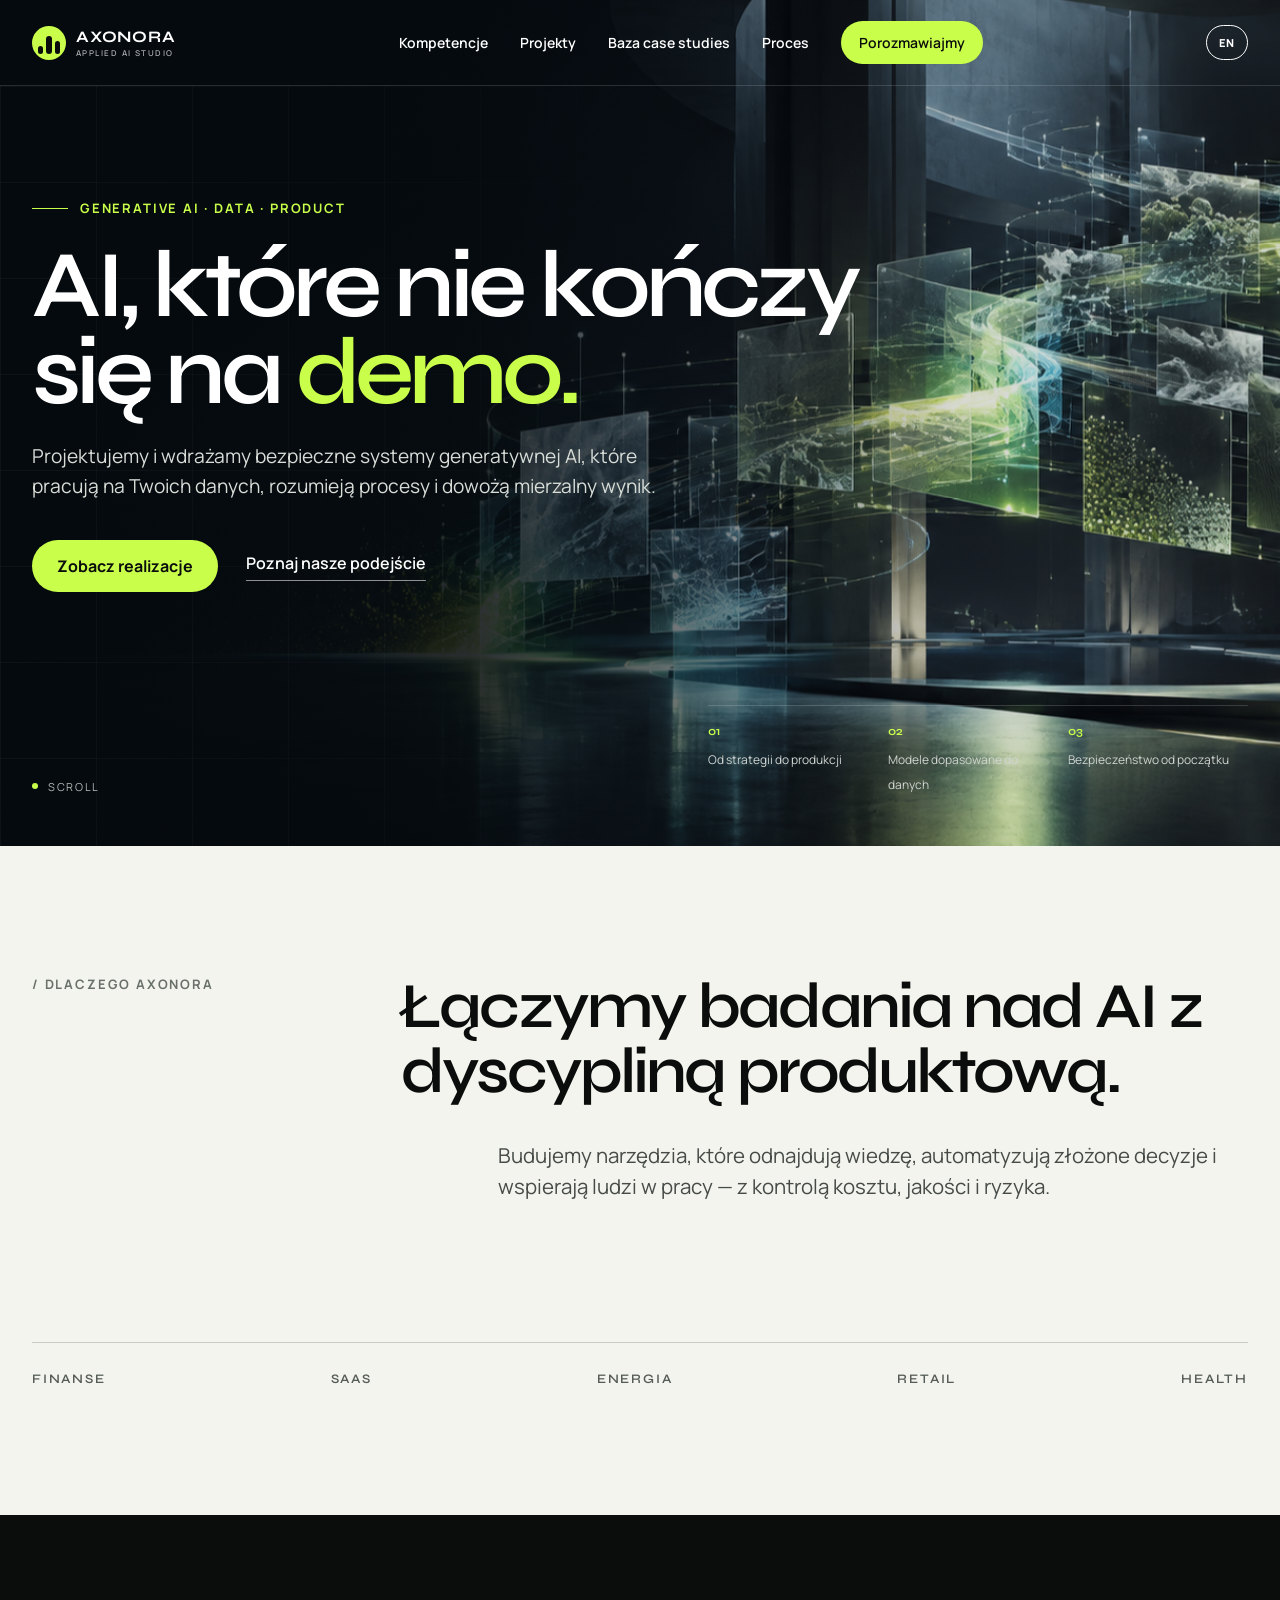
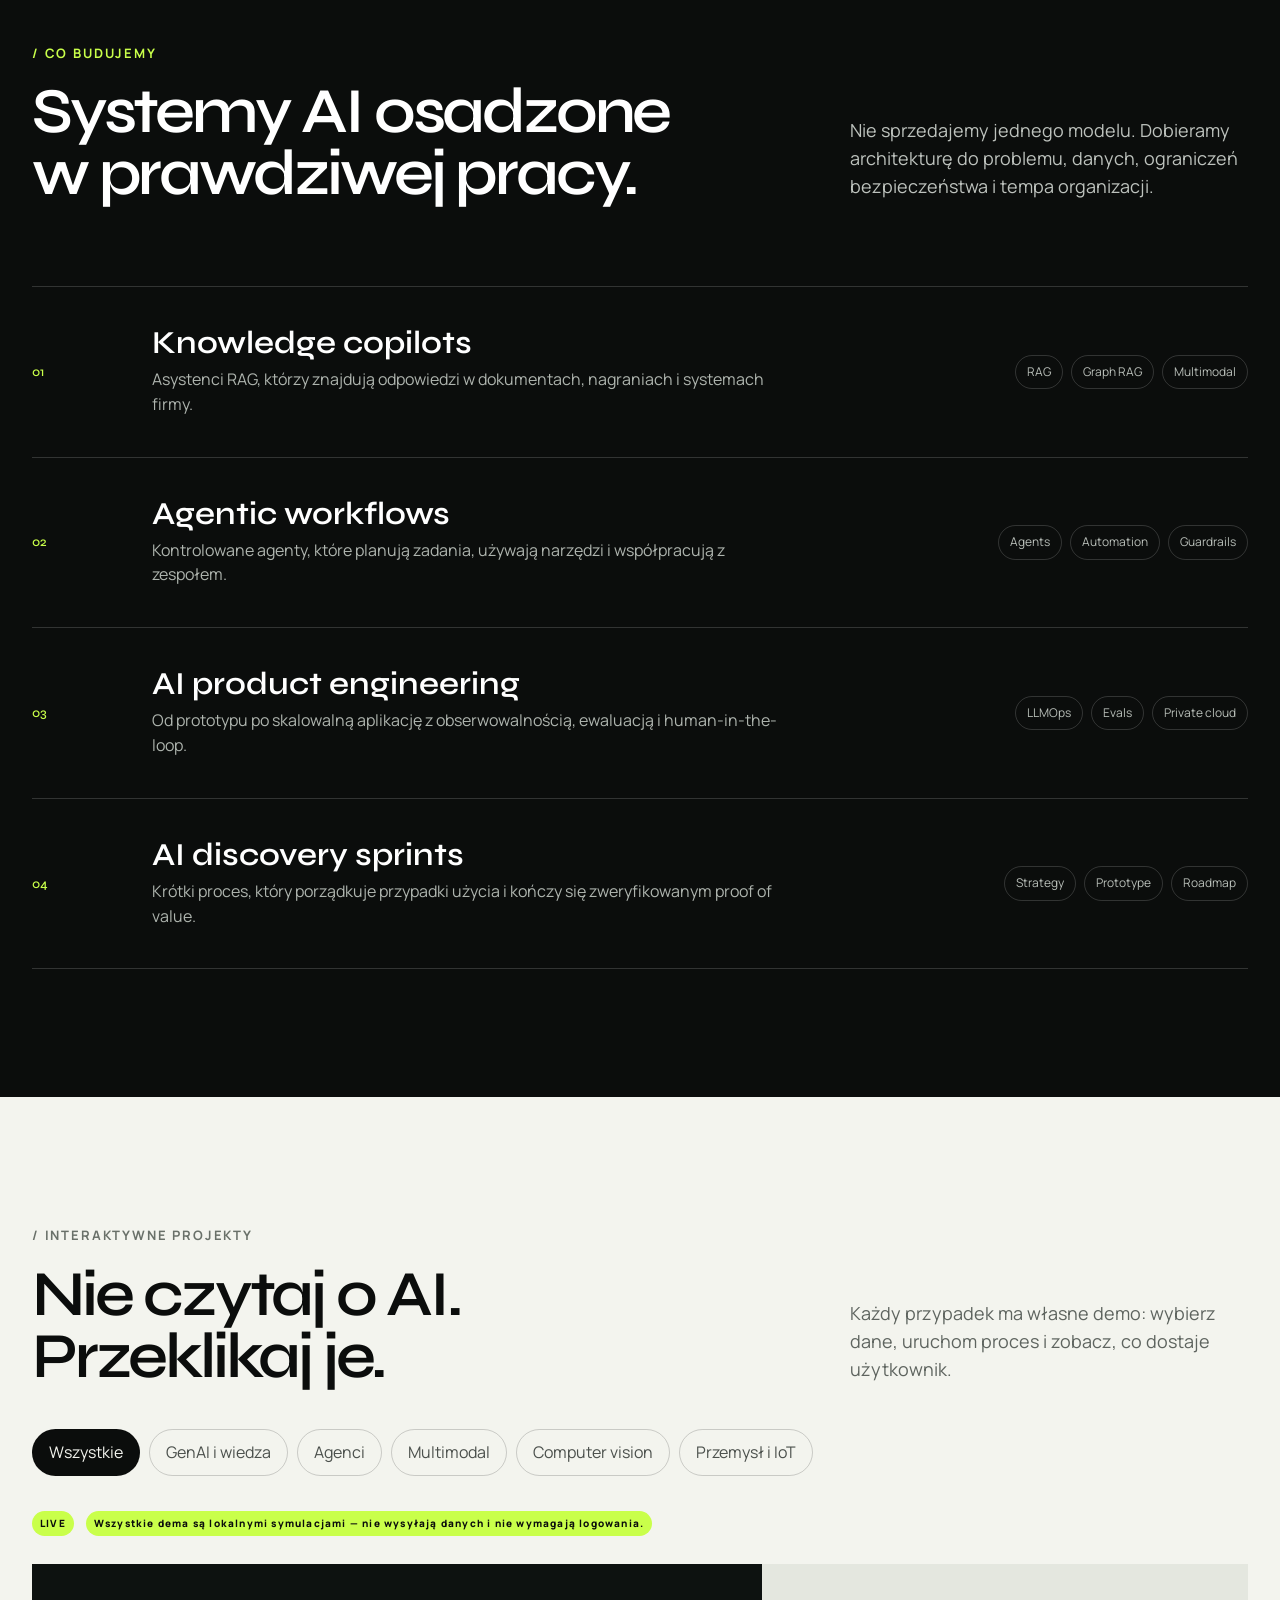
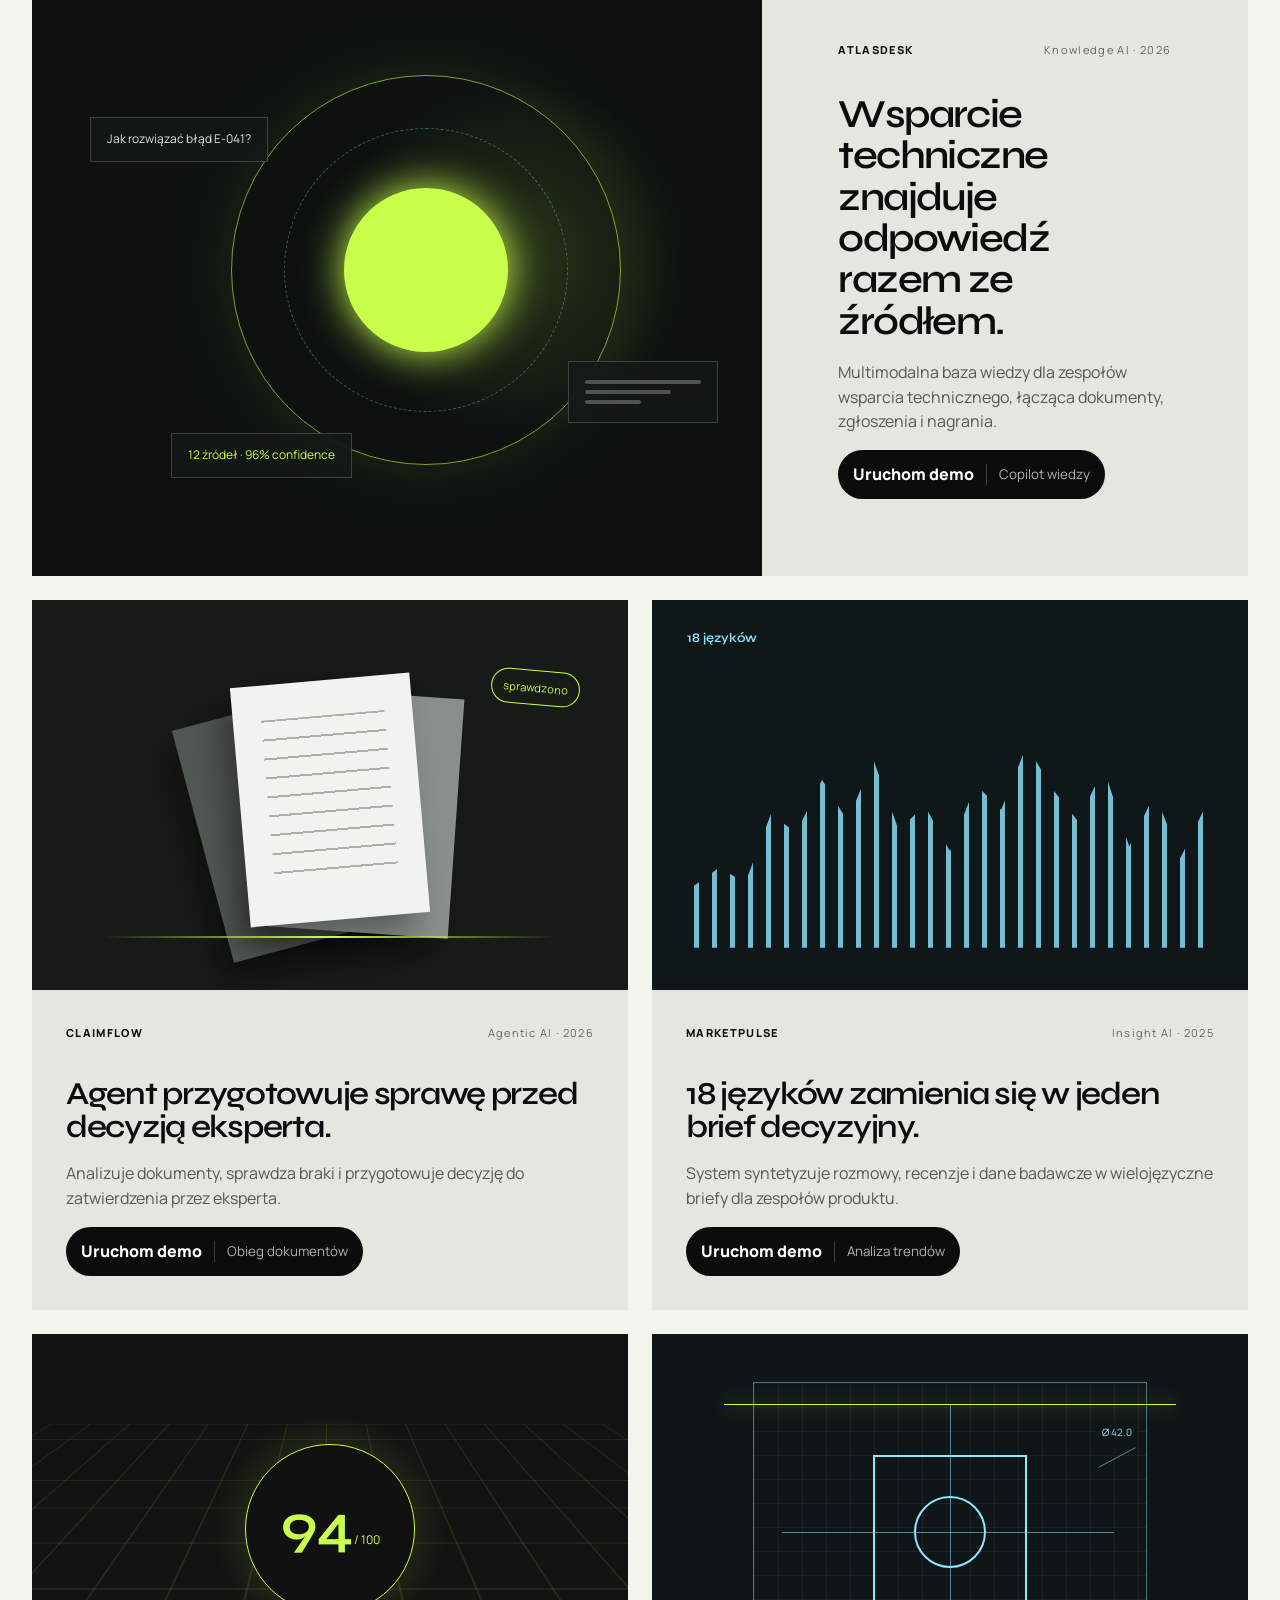
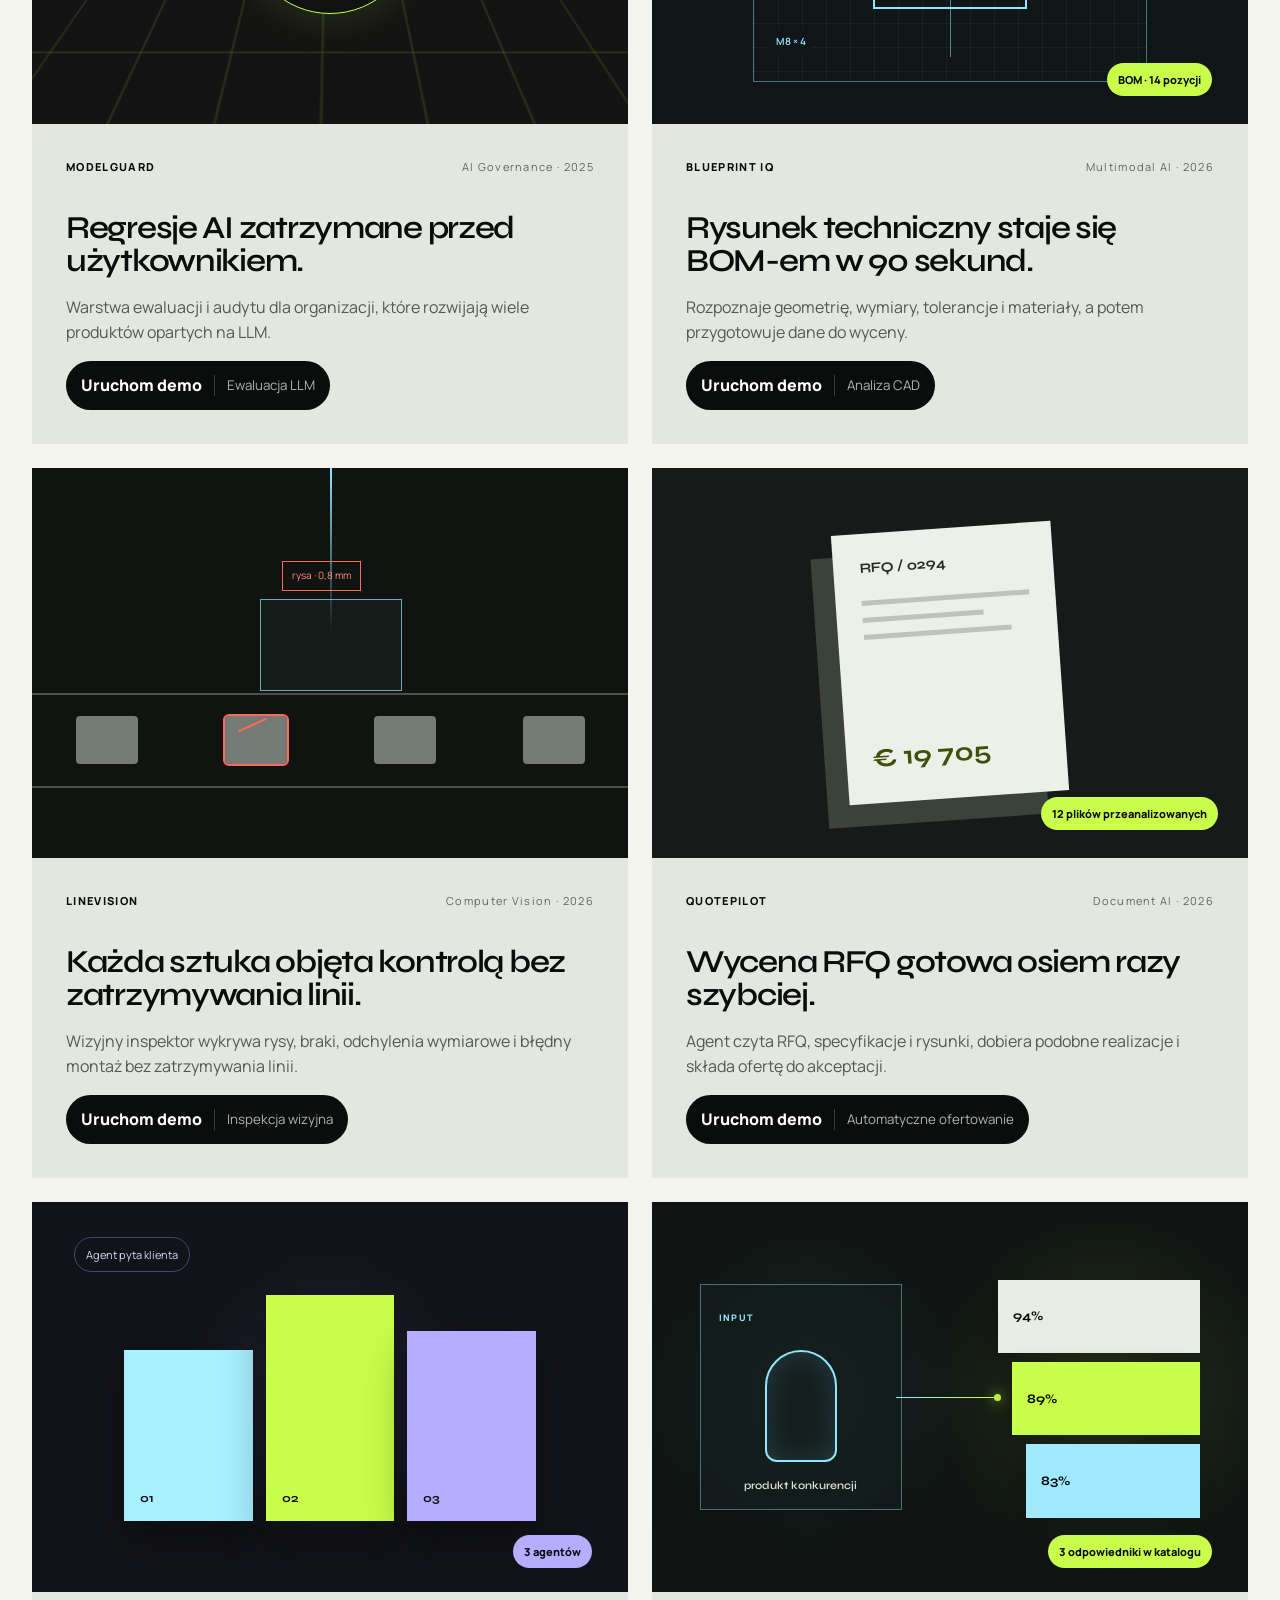
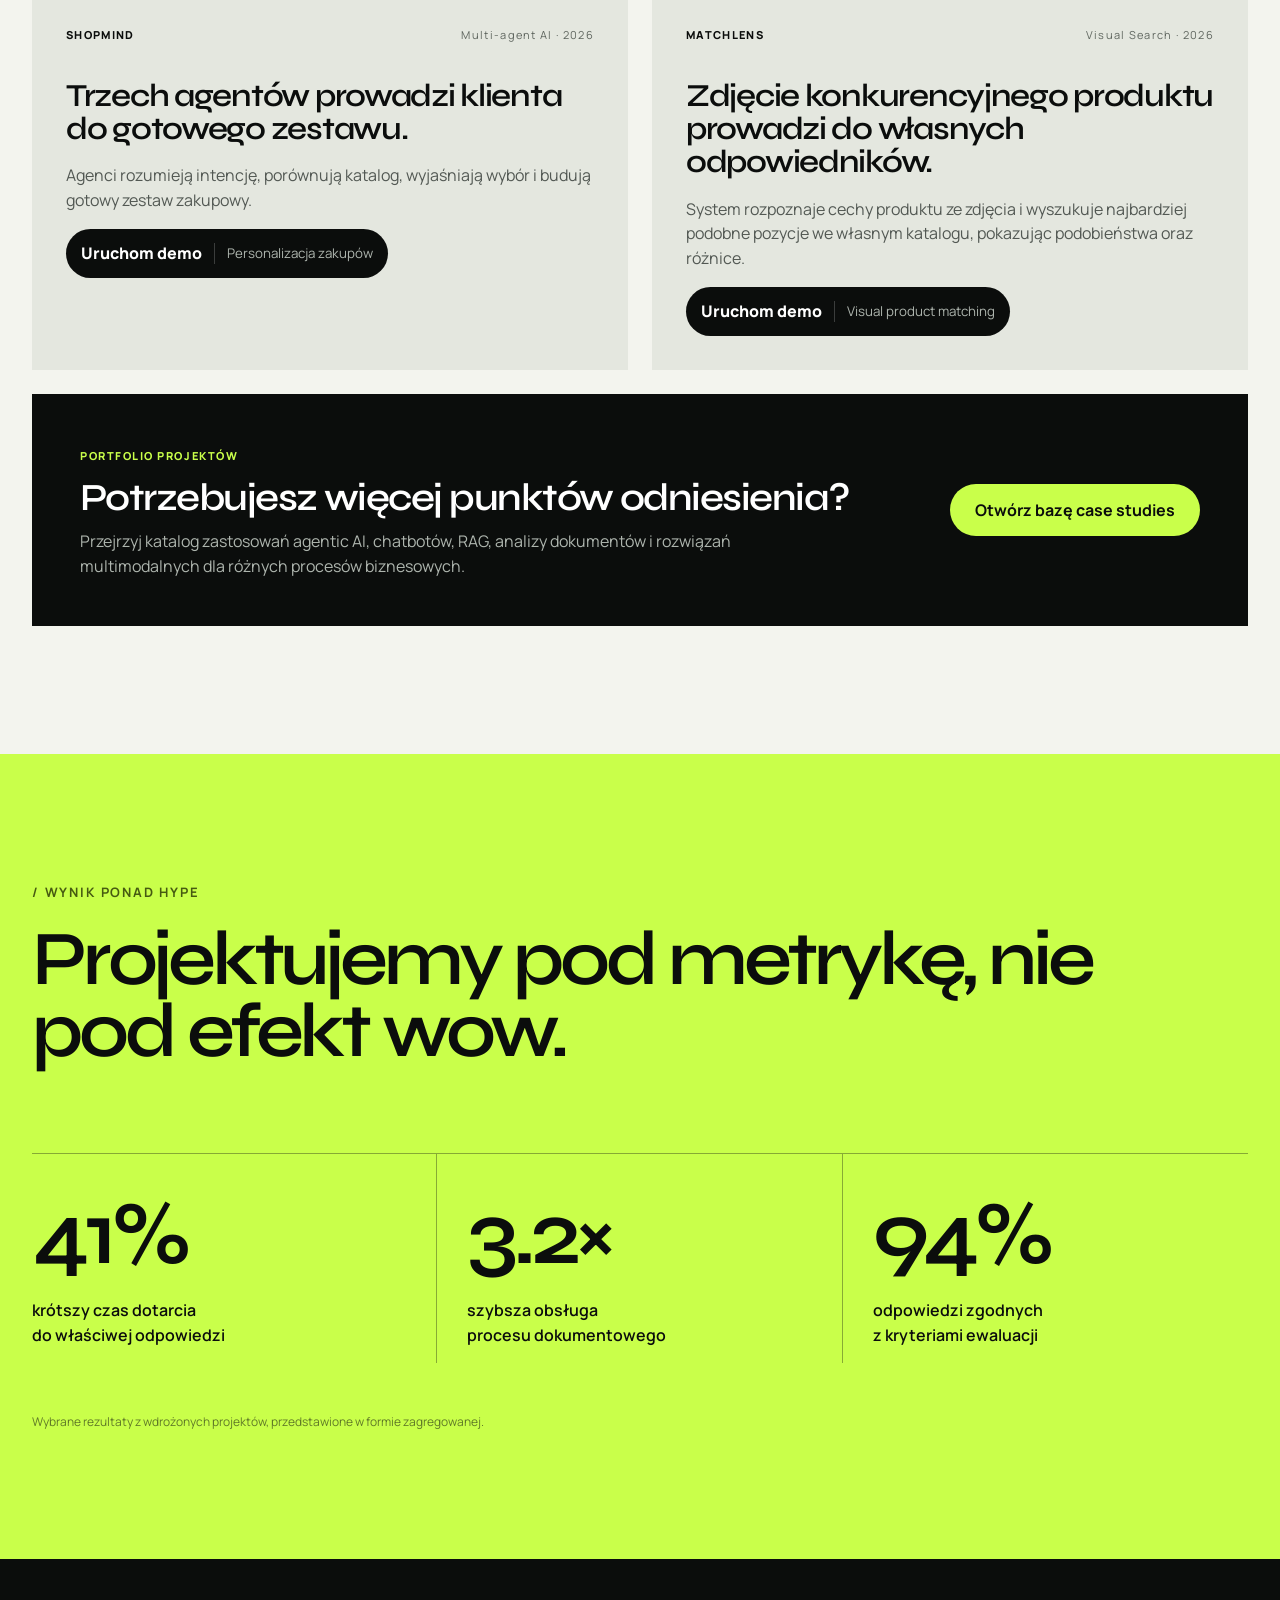
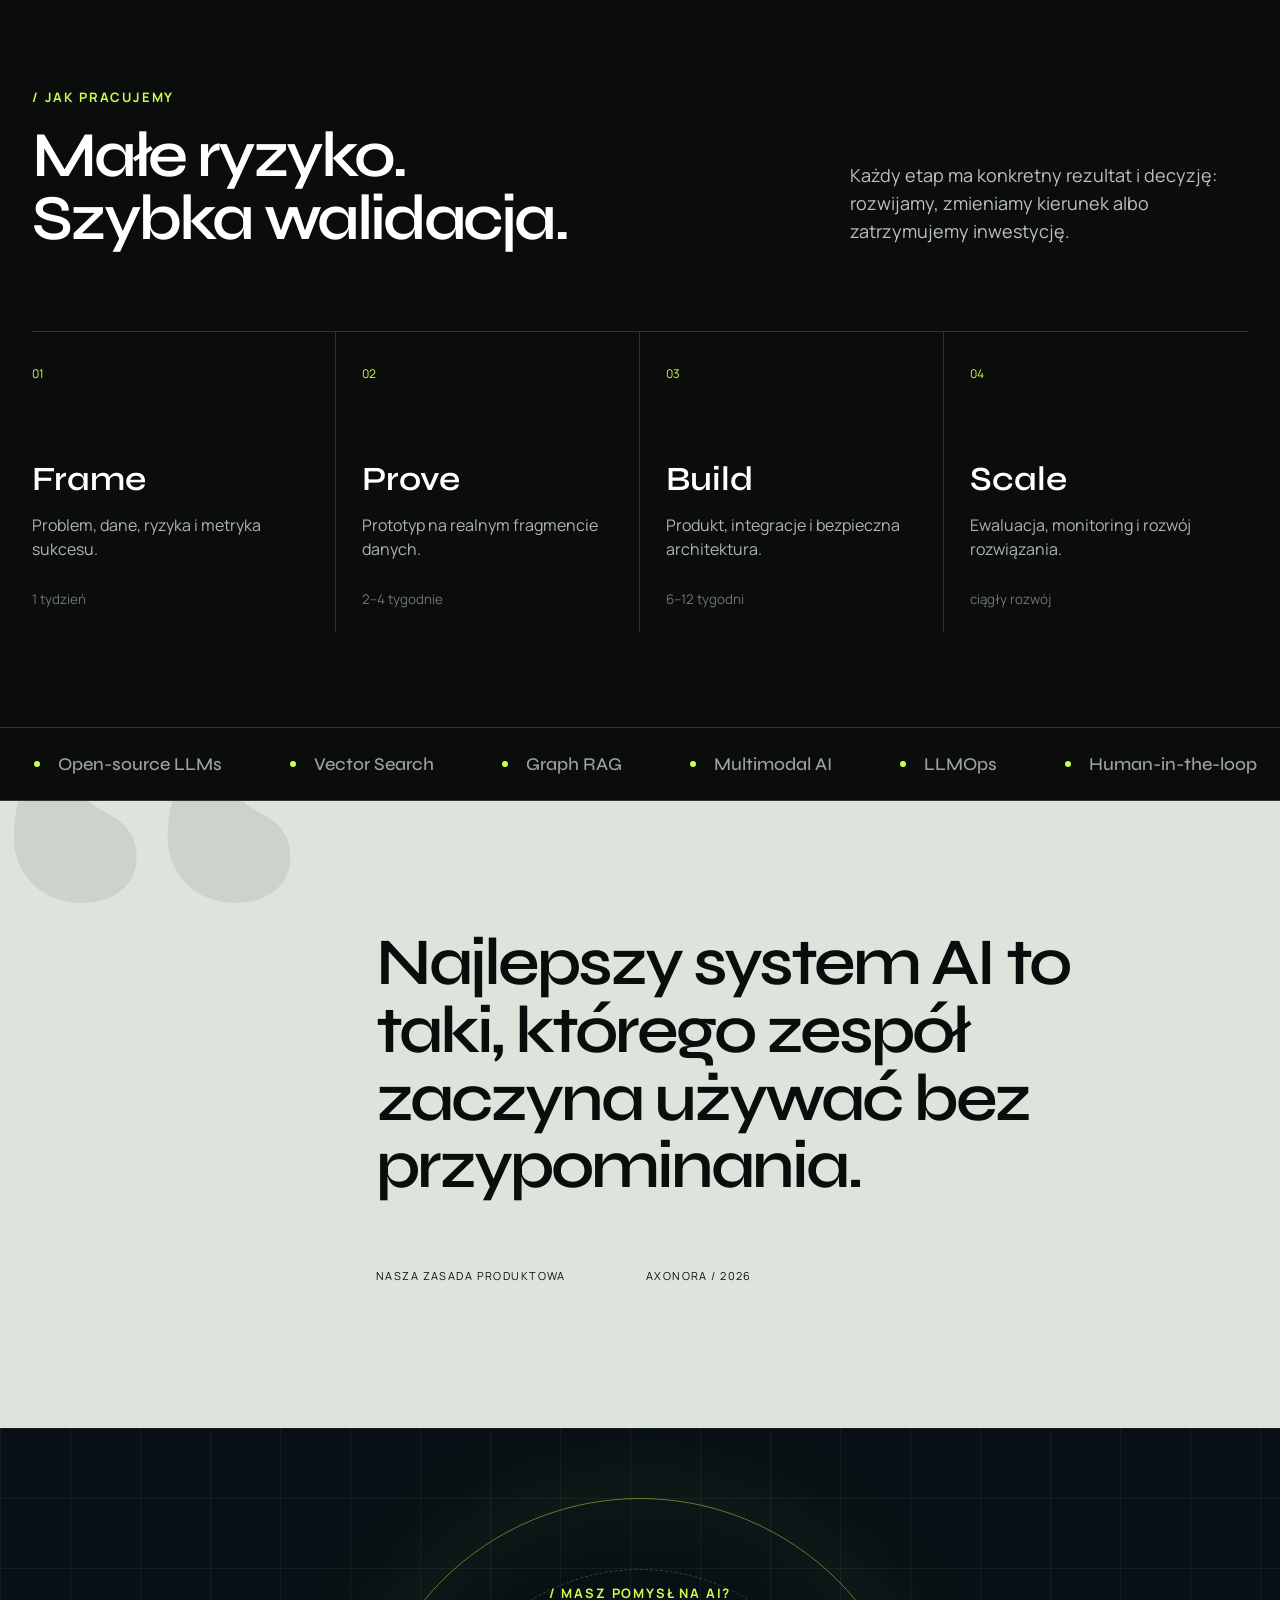
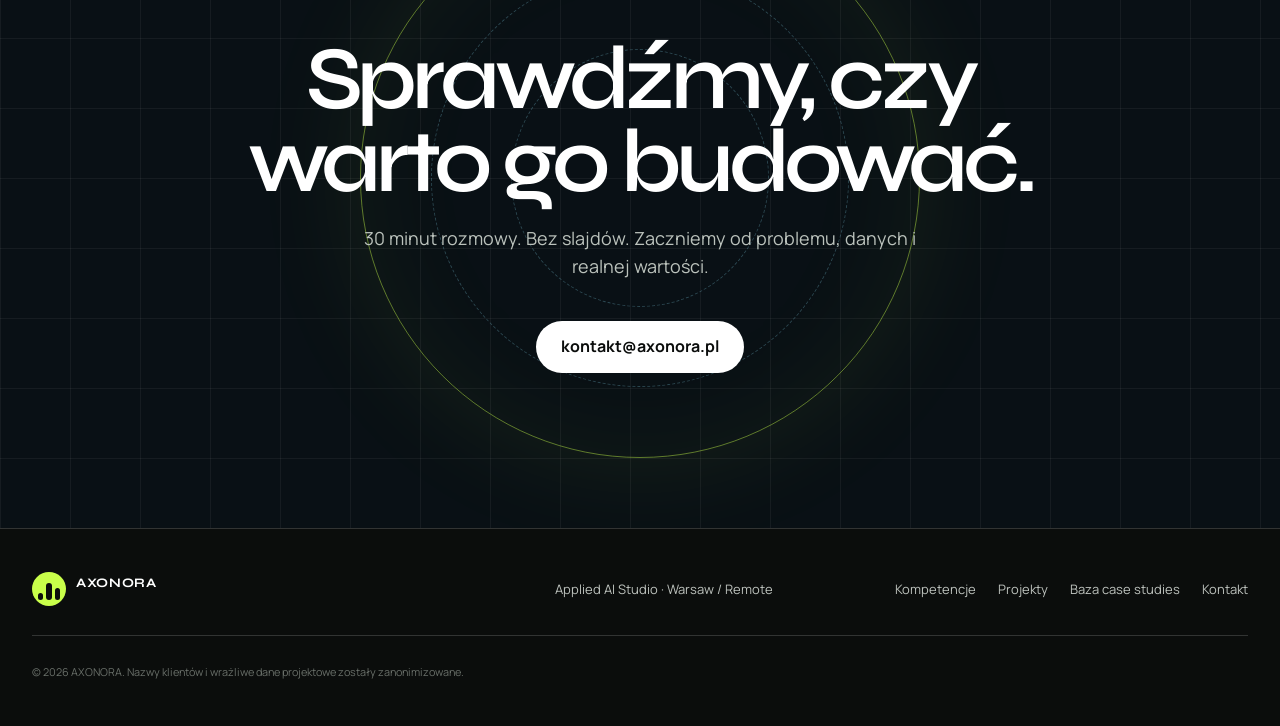
<file: index.html>
<!doctype html>
<html lang="pl" data-page="main">
  <head>
    <meta charset="UTF-8" />
    <meta name="viewport" content="width=device-width, initial-scale=1.0" />
    <meta
      name="description"
      content="AXONORA projektuje bezpieczne systemy generatywnej AI dla firm — od copilotów wiedzy po automatyzację procesów i rozwiązania multimodalne."
      data-i18n-attr="content" data-i18n="AXONORA projektuje bezpieczne systemy generatywnej AI dla firm — od copilotów wiedzy po automatyzację procesów i rozwiązania multimodalne."
    />
    <meta name="theme-color" content="#0b0d0c" />
    <title data-i18n>AXONORA — Applied AI Studio</title>
    <link rel="preconnect" href="https://fonts.googleapis.com" />
    <link rel="preconnect" href="https://fonts.gstatic.com" crossorigin />
    <link
      href="https://fonts.googleapis.com/css2?family=Manrope:wght@400;500;600;700&family=Syne:wght@500;600;700&display=swap"
      rel="stylesheet"
    />
    <link
      rel="icon"
      type="image/svg+xml"
      href="data:image/svg+xml,%3Csvg xmlns='http://www.w3.org/2000/svg' viewBox='0 0 64 64'%3E%3Crect width='64' height='64' rx='12' fill='%230b0d0c'/%3E%3Cpath d='M16 45 30 15h6l13 30h-9l-3-8H27l-3 8zm14-16h5l-2-7z' fill='%23c9ff4a'/%3E%3C/svg%3E"
    />
    <link rel="stylesheet" href="styles.css" />
    <script src="language.js" defer></script>
    <script src="script.js" defer></script>
  </head>
  <body>
    <a class="skip-link" href="#main" data-i18n>Przejdź do treści</a>

    <header class="site-header" data-header>
      <a class="brand" href="#top" aria-label="AXONORA — strona główna" data-i18n-attr="aria-label" data-i18n="AXONORA — strona główna">
        <span class="brand-mark" aria-hidden="true"><i></i><i></i><i></i></span>
        <span>AXONORA</span>
        <small>APPLIED AI STUDIO</small>
      </a>

      <nav class="site-nav" id="site-nav" aria-label="Główna nawigacja" data-i18n-attr="aria-label" data-i18n="Główna nawigacja">
        <a href="#kompetencje" data-i18n>Kompetencje</a>
        <a href="#projekty" data-i18n>Projekty</a>
        <a href="case-studies/" data-i18n>Baza case studies</a>
        <a href="#proces" data-i18n>Proces</a>
        <a class="nav-cta" href="#kontakt" data-i18n>Porozmawiajmy</a>
      </nav>
      <div class="header-actions">
        <button class="language-switch" type="button" data-language-switch aria-label="Switch language to English">EN</button>
        <button class="menu-toggle" type="button" aria-expanded="false" aria-controls="site-nav">
          <span class="sr-only" data-i18n>Otwórz menu</span>
          <span></span><span></span>
        </button>
      </div>
    </header>

    <main id="main">
      <section class="hero" id="top" aria-labelledby="hero-title">
        <div class="hero-image" aria-hidden="true"></div>
        <div class="hero-grid" aria-hidden="true"></div>
        <div class="hero-content">
          <p class="eyebrow"><span></span> Generative AI · Data · Product</p>
          <h1 id="hero-title" data-i18n-html="true" data-i18n="AI, które nie kończy się na &lt;em&gt;demo.&lt;/em&gt;">
            AI, które nie kończy się na <em>demo.</em>
          </h1>
          <p class="hero-lead" data-i18n>
            Projektujemy i wdrażamy bezpieczne systemy generatywnej AI, które pracują
            na Twoich danych, rozumieją procesy i dowożą mierzalny wynik.
          </p>
          <div class="hero-actions">
            <a class="button button-primary" href="#projekty" data-i18n>Zobacz realizacje</a>
            <a class="text-link" href="#kompetencje" data-i18n>Poznaj nasze podejście</a>
          </div>
        </div>
        <div class="hero-meta" aria-label="Najważniejsze informacje" data-i18n-attr="aria-label" data-i18n="Najważniejsze informacje">
          <div><b>01</b><span data-i18n>Od strategii do produkcji</span></div>
          <div><b>02</b><span data-i18n>Modele dopasowane do danych</span></div>
          <div><b>03</b><span data-i18n>Bezpieczeństwo od początku</span></div>
        </div>
        <a class="scroll-cue" href="#intro" aria-label="Przewiń do kolejnej sekcji" data-i18n-attr="aria-label" data-i18n="Przewiń do kolejnej sekcji">
          <span></span> <span data-i18n>Scroll</span>
        </a>
      </section>

      <section class="intro section" id="intro">
        <div class="section-kicker reveal" data-i18n>/ Dlaczego AXONORA</div>
        <div class="intro-copy reveal">
          <h2 data-i18n>Łączymy badania nad AI z dyscypliną produktową.</h2>
          <p data-i18n>
            Budujemy narzędzia, które odnajdują wiedzę, automatyzują złożone decyzje
            i wspierają ludzi w pracy — z kontrolą kosztu, jakości i ryzyka.
          </p>
        </div>
        <div class="sector-strip reveal" aria-label="Obsługiwane branże" data-i18n-attr="aria-label" data-i18n="Obsługiwane branże">
          <span data-i18n>FINANSE</span><span>SAAS</span><span data-i18n>ENERGIA</span><span>RETAIL</span><span>HEALTH</span>
        </div>
      </section>

      <section class="capabilities section section-dark" id="kompetencje">
        <div class="section-heading reveal">
          <div>
            <p class="section-kicker" data-i18n>/ Co budujemy</p>
            <h2 data-i18n data-i18n-html="true">Systemy AI osadzone<br />w prawdziwej pracy.</h2>
          </div>
          <p data-i18n>
            Nie sprzedajemy jednego modelu. Dobieramy architekturę do problemu,
            danych, ograniczeń bezpieczeństwa i tempa organizacji.
          </p>
        </div>

        <div class="capability-list">
          <article class="capability reveal">
            <div class="cap-number">01</div>
            <div>
              <h3>Knowledge copilots</h3>
              <p data-i18n>Asystenci RAG, którzy znajdują odpowiedzi w dokumentach, nagraniach i systemach firmy.</p>
            </div>
            <ul aria-label="Technologie" data-i18n-attr="aria-label" data-i18n="Technologie">
              <li>RAG</li><li>Graph RAG</li><li>Multimodal</li>
            </ul>
          </article>
          <article class="capability reveal">
            <div class="cap-number">02</div>
            <div>
              <h3>Agentic workflows</h3>
              <p data-i18n>Kontrolowane agenty, które planują zadania, używają narzędzi i współpracują z zespołem.</p>
            </div>
            <ul aria-label="Technologie" data-i18n-attr="aria-label" data-i18n="Technologie">
              <li>Agents</li><li>Automation</li><li>Guardrails</li>
            </ul>
          </article>
          <article class="capability reveal">
            <div class="cap-number">03</div>
            <div>
              <h3>AI product engineering</h3>
              <p data-i18n>Od prototypu po skalowalną aplikację z obserwowalnością, ewaluacją i human-in-the-loop.</p>
            </div>
            <ul aria-label="Technologie" data-i18n-attr="aria-label" data-i18n="Technologie">
              <li>LLMOps</li><li>Evals</li><li>Private cloud</li>
            </ul>
          </article>
          <article class="capability reveal">
            <div class="cap-number">04</div>
            <div>
              <h3>AI discovery sprints</h3>
              <p data-i18n>Krótki proces, który porządkuje przypadki użycia i kończy się zweryfikowanym proof of value.</p>
            </div>
            <ul aria-label="Technologie" data-i18n-attr="aria-label" data-i18n="Technologie">
              <li>Strategy</li><li>Prototype</li><li>Roadmap</li>
            </ul>
          </article>
        </div>
      </section>

      <section class="projects section" id="projekty">
        <div class="section-heading reveal">
          <div>
            <p class="section-kicker" data-i18n>/ Interaktywne projekty</p>
            <h2 data-i18n data-i18n-html="true">Nie czytaj o AI.<br />Przeklikaj je.</h2>
          </div>
          <p data-i18n>Każdy przypadek ma własne demo: wybierz dane, uruchom proces i zobacz, co dostaje użytkownik.</p>
        </div>

        <div class="filters reveal" role="group" aria-label="Filtry projektów" data-i18n-attr="aria-label" data-i18n="Filtry projektów">
          <button class="filter is-active" type="button" data-filter="all" aria-pressed="true" data-i18n>Wszystkie</button>
          <button class="filter" type="button" data-filter="knowledge" aria-pressed="false" data-i18n>GenAI i wiedza</button>
          <button class="filter" type="button" data-filter="automation" aria-pressed="false" data-i18n>Agenci</button>
          <button class="filter" type="button" data-filter="multimodal" aria-pressed="false" data-i18n>Multimodal</button>
          <button class="filter" type="button" data-filter="vision" aria-pressed="false" data-i18n>Computer vision</button>
          <button class="filter" type="button" data-filter="industrial" aria-pressed="false" data-i18n>Przemysł i IoT</button>
        </div>

        <div class="demo-note reveal"><span>LIVE</span> <span data-i18n>Wszystkie dema są lokalnymi symulacjami — nie wysyłają danych i nie wymagają logowania.</span></div>

        <div class="project-grid">
          <article class="project-card project-card-featured reveal" data-category="knowledge">
            <div class="project-visual visual-atlas" aria-hidden="true">
              <div class="visual-orbit"></div>
              <div class="visual-query" data-i18n>Jak rozwiązać błąd E-041?</div>
              <div class="visual-answer"><i></i><i></i><i></i></div>
              <div class="visual-source" data-i18n>12 źródeł · 96% confidence</div>
            </div>
            <div class="project-copy">
              <div class="project-meta"><span>ATLASDESK</span><span>Knowledge AI · 2026</span></div>
              <h3 data-i18n>Wsparcie techniczne znajduje odpowiedź razem ze źródłem.</h3>
              <p data-i18n>Multimodalna baza wiedzy dla zespołów wsparcia technicznego, łącząca dokumenty, zgłoszenia i nagrania.</p>
              <button class="project-open" type="button" data-project="atlas"><span data-i18n>Uruchom demo</span><small data-i18n>Copilot wiedzy</small></button>
            </div>
          </article>

          <article class="project-card reveal" data-category="automation">
            <div class="project-visual visual-claim" aria-hidden="true">
              <div class="doc-stack"><i></i><i></i><i></i></div>
              <div class="flow-line"></div>
              <div class="approval" data-i18n>sprawdzono</div>
            </div>
            <div class="project-copy">
              <div class="project-meta"><span>CLAIMFLOW</span><span>Agentic AI · 2026</span></div>
              <h3 data-i18n>Agent przygotowuje sprawę przed decyzją eksperta.</h3>
              <p data-i18n>Analizuje dokumenty, sprawdza braki i przygotowuje decyzję do zatwierdzenia przez eksperta.</p>
              <button class="project-open" type="button" data-project="claim"><span data-i18n>Uruchom demo</span><small data-i18n>Obieg dokumentów</small></button>
            </div>
          </article>

          <article class="project-card reveal" data-category="multimodal">
            <div class="project-visual visual-pulse" aria-hidden="true">
              <div class="pulse-bars"></div>
              <span data-i18n>18 języków</span>
            </div>
            <div class="project-copy">
              <div class="project-meta"><span>MARKETPULSE</span><span>Insight AI · 2025</span></div>
              <h3 data-i18n>18 języków zamienia się w jeden brief decyzyjny.</h3>
              <p data-i18n>System syntetyzuje rozmowy, recenzje i dane badawcze w wielojęzyczne briefy dla zespołów produktu.</p>
              <button class="project-open" type="button" data-project="pulse"><span data-i18n>Uruchom demo</span><small data-i18n>Analiza trendów</small></button>
            </div>
          </article>

          <article class="project-card reveal" data-category="knowledge automation">
            <div class="project-visual visual-guard" aria-hidden="true">
              <div class="guard-grid"></div>
              <div class="guard-score"><strong>94</strong><small>/ 100</small></div>
            </div>
            <div class="project-copy">
              <div class="project-meta"><span>MODELGUARD</span><span>AI Governance · 2025</span></div>
              <h3 data-i18n>Regresje AI zatrzymane przed użytkownikiem.</h3>
              <p data-i18n>Warstwa ewaluacji i audytu dla organizacji, które rozwijają wiele produktów opartych na LLM.</p>
              <button class="project-open" type="button" data-project="guard"><span data-i18n>Uruchom demo</span><small data-i18n>Ewaluacja LLM</small></button>
            </div>
          </article>

          <article class="project-card reveal" data-category="multimodal industrial automation">
            <div class="project-visual visual-cad" aria-hidden="true">
              <div class="cad-sheet"><i></i><i></i><i></i><span>Ø 42.0</span><b>M8 × 4</b></div>
              <div class="cad-scan"></div>
              <div class="cad-badge" data-i18n>BOM · 14 pozycji</div>
            </div>
            <div class="project-copy">
              <div class="project-meta"><span>BLUEPRINT IQ</span><span>Multimodal AI · 2026</span></div>
              <h3 data-i18n>Rysunek techniczny staje się BOM-em w 90 sekund.</h3>
              <p data-i18n>Rozpoznaje geometrię, wymiary, tolerancje i materiały, a potem przygotowuje dane do wyceny.</p>
              <button class="project-open" type="button" data-project="cad"><span data-i18n>Uruchom demo</span><small data-i18n>Analiza CAD</small></button>
            </div>
          </article>

          <article class="project-card reveal" data-category="vision industrial">
            <div class="project-visual visual-inspect" aria-hidden="true">
              <div class="camera-line"></div>
              <div class="conveyor"><i></i><i class="is-defect"></i><i></i><i></i></div>
              <div class="detect-box" data-i18n>rysa · 0,8 mm</div>
            </div>
            <div class="project-copy">
              <div class="project-meta"><span>LINEVISION</span><span>Computer Vision · 2026</span></div>
              <h3 data-i18n>Każda sztuka objęta kontrolą bez zatrzymywania linii.</h3>
              <p data-i18n>Wizyjny inspektor wykrywa rysy, braki, odchylenia wymiarowe i błędny montaż bez zatrzymywania linii.</p>
              <button class="project-open" type="button" data-project="vision"><span data-i18n>Uruchom demo</span><small data-i18n>Inspekcja wizyjna</small></button>
            </div>
          </article>

          <article class="project-card reveal" data-category="automation multimodal industrial">
            <div class="project-visual visual-quote" aria-hidden="true">
              <div class="quote-doc"><b>RFQ / 0294</b><i></i><i></i><i></i><span>€ 19 705</span></div>
              <div class="quote-chip" data-i18n>12 plików przeanalizowanych</div>
            </div>
            <div class="project-copy">
              <div class="project-meta"><span>QUOTEPILOT</span><span>Document AI · 2026</span></div>
              <h3 data-i18n>Wycena RFQ gotowa osiem razy szybciej.</h3>
              <p data-i18n>Agent czyta RFQ, specyfikacje i rysunki, dobiera podobne realizacje i składa ofertę do akceptacji.</p>
              <button class="project-open" type="button" data-project="quote"><span data-i18n>Uruchom demo</span><small data-i18n>Automatyczne ofertowanie</small></button>
            </div>
          </article>

          <article class="project-card reveal" data-category="automation knowledge">
            <div class="project-visual visual-commerce" aria-hidden="true">
              <div class="persona" data-i18n>Agent pyta klienta</div>
              <div class="product-stack"><i>01</i><i>02</i><i>03</i></div>
              <div class="match-pill" data-i18n>3 agentów</div>
            </div>
            <div class="project-copy">
              <div class="project-meta"><span>SHOPMIND</span><span>Multi-agent AI · 2026</span></div>
              <h3 data-i18n>Trzech agentów prowadzi klienta do gotowego zestawu.</h3>
              <p data-i18n>Agenci rozumieją intencję, porównują katalog, wyjaśniają wybór i budują gotowy zestaw zakupowy.</p>
              <button class="project-open" type="button" data-project="commerce"><span data-i18n>Uruchom demo</span><small data-i18n>Personalizacja zakupów</small></button>
            </div>
          </article>

          <article class="project-card reveal" data-category="multimodal vision automation">
            <div class="project-visual visual-match" aria-hidden="true">
              <div class="match-input-card"><span>INPUT</span><i></i><b data-i18n>produkt konkurencji</b></div>
              <div class="match-connector"></div>
              <div class="match-result-stack"><i>94%</i><i>89%</i><i>83%</i></div>
              <div class="match-badge" data-i18n>3 odpowiedniki w katalogu</div>
            </div>
            <div class="project-copy">
              <div class="project-meta"><span>MATCHLENS</span><span>Visual Search · 2026</span></div>
              <h3 data-i18n>Zdjęcie konkurencyjnego produktu prowadzi do własnych odpowiedników.</h3>
              <p data-i18n>System rozpoznaje cechy produktu ze zdjęcia i wyszukuje najbardziej podobne pozycje we własnym katalogu, pokazując podobieństwa oraz różnice.</p>
              <button class="project-open" type="button" data-project="match"><span data-i18n>Uruchom demo</span><small data-i18n>Visual product matching</small></button>
            </div>
          </article>
        </div>

        <div class="case-library-cta reveal">
          <div>
            <span data-i18n>PORTFOLIO PROJEKTÓW</span>
            <h3 data-i18n>Potrzebujesz więcej punktów odniesienia?</h3>
            <p data-i18n>Przejrzyj katalog zastosowań agentic AI, chatbotów, RAG, analizy dokumentów i rozwiązań multimodalnych dla różnych procesów biznesowych.</p>
          </div>
          <a class="button button-primary" href="case-studies/" data-i18n>Otwórz bazę case studies</a>
        </div>
      </section>

      <section class="metrics section section-acid" aria-labelledby="metrics-title">
        <p class="section-kicker reveal" data-i18n>/ Wynik ponad hype</p>
        <h2 id="metrics-title" class="reveal" data-i18n>Projektujemy pod metrykę, nie pod efekt wow.</h2>
        <div class="metric-grid">
          <div class="metric reveal"><strong data-count="41" data-suffix="%">0</strong><span data-i18n data-i18n-html="true">krótszy czas dotarcia<br />do właściwej odpowiedzi</span></div>
          <div class="metric reveal"><strong data-count="3.2" data-suffix="×">0</strong><span data-i18n data-i18n-html="true">szybsza obsługa<br />procesu dokumentowego</span></div>
          <div class="metric reveal"><strong data-count="94" data-suffix="%">0</strong><span data-i18n data-i18n-html="true">odpowiedzi zgodnych<br />z kryteriami ewaluacji</span></div>
        </div>
        <p class="metrics-note" data-i18n>Wybrane rezultaty z wdrożonych projektów, przedstawione w formie zagregowanej.</p>
      </section>

      <section class="process section section-dark" id="proces">
        <div class="section-heading reveal">
          <div>
            <p class="section-kicker" data-i18n>/ Jak pracujemy</p>
            <h2 data-i18n data-i18n-html="true">Małe ryzyko.<br />Szybka walidacja.</h2>
          </div>
          <p data-i18n>Każdy etap ma konkretny rezultat i decyzję: rozwijamy, zmieniamy kierunek albo zatrzymujemy inwestycję.</p>
        </div>

        <ol class="process-track">
          <li class="reveal"><span>01</span><h3>Frame</h3><p data-i18n>Problem, dane, ryzyka i metryka sukcesu.</p><small data-i18n>1 tydzień</small></li>
          <li class="reveal"><span>02</span><h3>Prove</h3><p data-i18n>Prototyp na realnym fragmencie danych.</p><small data-i18n>2–4 tygodnie</small></li>
          <li class="reveal"><span>03</span><h3>Build</h3><p data-i18n>Produkt, integracje i bezpieczna architektura.</p><small data-i18n>6–12 tygodni</small></li>
          <li class="reveal"><span>04</span><h3>Scale</h3><p data-i18n>Ewaluacja, monitoring i rozwój rozwiązania.</p><small data-i18n>ciągły rozwój</small></li>
        </ol>

        <div class="tech-marquee" aria-label="Technologie" data-i18n-attr="aria-label" data-i18n="Technologie">
          <div>
            <span>Open-source LLMs</span><span>Vector Search</span><span>Graph RAG</span><span>Multimodal AI</span><span>LLMOps</span><span>Human-in-the-loop</span>
            <span aria-hidden="true">Open-source LLMs</span><span aria-hidden="true">Vector Search</span><span aria-hidden="true">Graph RAG</span><span aria-hidden="true">Multimodal AI</span><span aria-hidden="true">LLMOps</span><span aria-hidden="true">Human-in-the-loop</span>
          </div>
        </div>
      </section>

      <section class="quote section">
        <div class="quote-mark" aria-hidden="true">“</div>
        <blockquote class="reveal">
          <p data-i18n>Najlepszy system AI to taki, którego zespół zaczyna używać bez przypominania.</p>
          <footer>
            <span data-i18n>NASZA ZASADA PRODUKTOWA</span>
            <span>AXONORA / 2026</span>
          </footer>
        </blockquote>
      </section>

      <section class="contact section" id="kontakt">
        <div class="contact-orb" aria-hidden="true"></div>
        <p class="section-kicker reveal" data-i18n>/ Masz pomysł na AI?</p>
        <h2 class="reveal" data-i18n data-i18n-html="true">Sprawdźmy, czy<br />warto go budować.</h2>
        <p class="contact-lead reveal" data-i18n>30 minut rozmowy. Bez slajdów. Zaczniemy od problemu, danych i realnej wartości.</p>
        <a class="button button-light reveal" href="mailto:kontakt@axonora.pl?subject=Projekt%20AI">kontakt@axonora.pl</a>
      </section>
    </main>

    <footer class="site-footer">
      <a class="brand brand-footer" href="#top" aria-label="AXONORA — do góry strony" data-i18n-attr="aria-label" data-i18n="AXONORA — do góry strony">
        <span class="brand-mark" aria-hidden="true"><i></i><i></i><i></i></span>
        <span>AXONORA</span>
      </a>
      <p data-i18n>Applied AI Studio · Warsaw / Remote</p>
      <div><a href="#kompetencje" data-i18n>Kompetencje</a><a href="#projekty" data-i18n>Projekty</a><a href="case-studies/" data-i18n>Baza case studies</a><a href="mailto:kontakt@axonora.pl" data-i18n>Kontakt</a></div>
      <small>© <span data-year></span> AXONORA. <span data-i18n>Nazwy klientów i wrażliwe dane projektowe zostały zanonimizowane.</span></small>
    </footer>

    <dialog class="project-dialog" aria-labelledby="dialog-title">
      <button class="dialog-close" type="button" aria-label="Zamknij demo" data-i18n-attr="aria-label" data-i18n="Zamknij demo">×</button>
      <div class="dialog-shell">
        <aside class="dialog-story">
          <div class="dialog-label">CASE STUDY</div>
          <div class="dialog-product" data-dialog-product></div>
          <h2 id="dialog-title"></h2>
          <p class="dialog-client" data-dialog-client></p>
          <p class="dialog-summary"></p>
          <div class="dialog-impact"><span data-i18n>REZULTAT PROJEKTU</span><strong data-dialog-result></strong></div>
          <button class="demo-jump" type="button" data-i18n>Przejdź do interaktywnego demo</button>
          <div class="dialog-columns">
            <div><span data-i18n>WYZWANIE</span><p data-dialog-challenge></p></div>
            <div><span data-i18n>PODEJŚCIE</span><p data-dialog-solution></p></div>
          </div>
          <article class="case-narrative" data-dialog-story></article>
          <div class="dialog-tech-label" data-i18n>TECHNOLOGIE I MECHANIZMY</div>
          <div class="dialog-tags" data-dialog-tags></div>
        </aside>
        <section class="demo-workspace" aria-label="Obszar demonstracyjny" data-i18n-attr="aria-label" data-i18n="Obszar demonstracyjny">
          <div class="demo-workspace-head">
            <div><span class="demo-live-dot"></span> <span data-i18n>DEMO LOKALNE</span></div>
            <small data-i18n>Symulacja · bez wysyłania danych</small>
          </div>
          <div class="demo-stage" data-demo-stage></div>
        </section>
      </div>
    </dialog>
  </body>
</html>
</file>
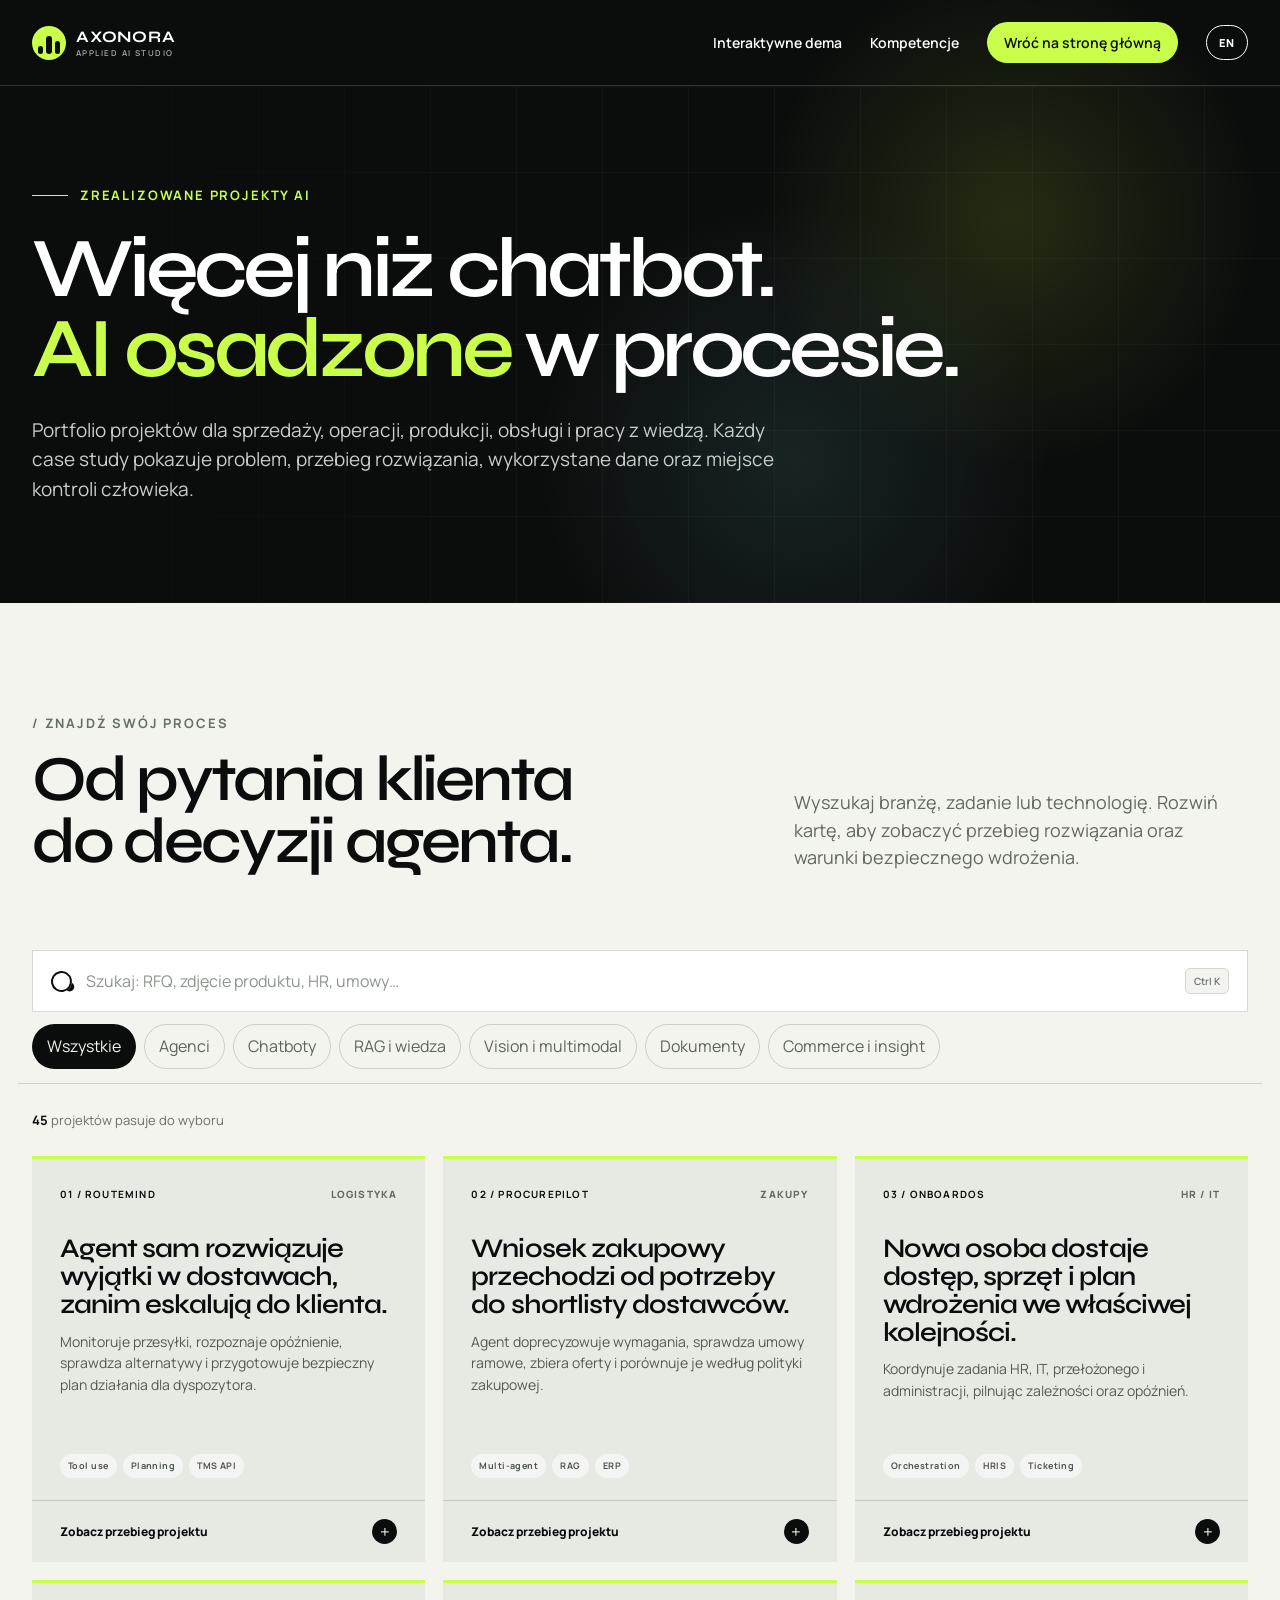
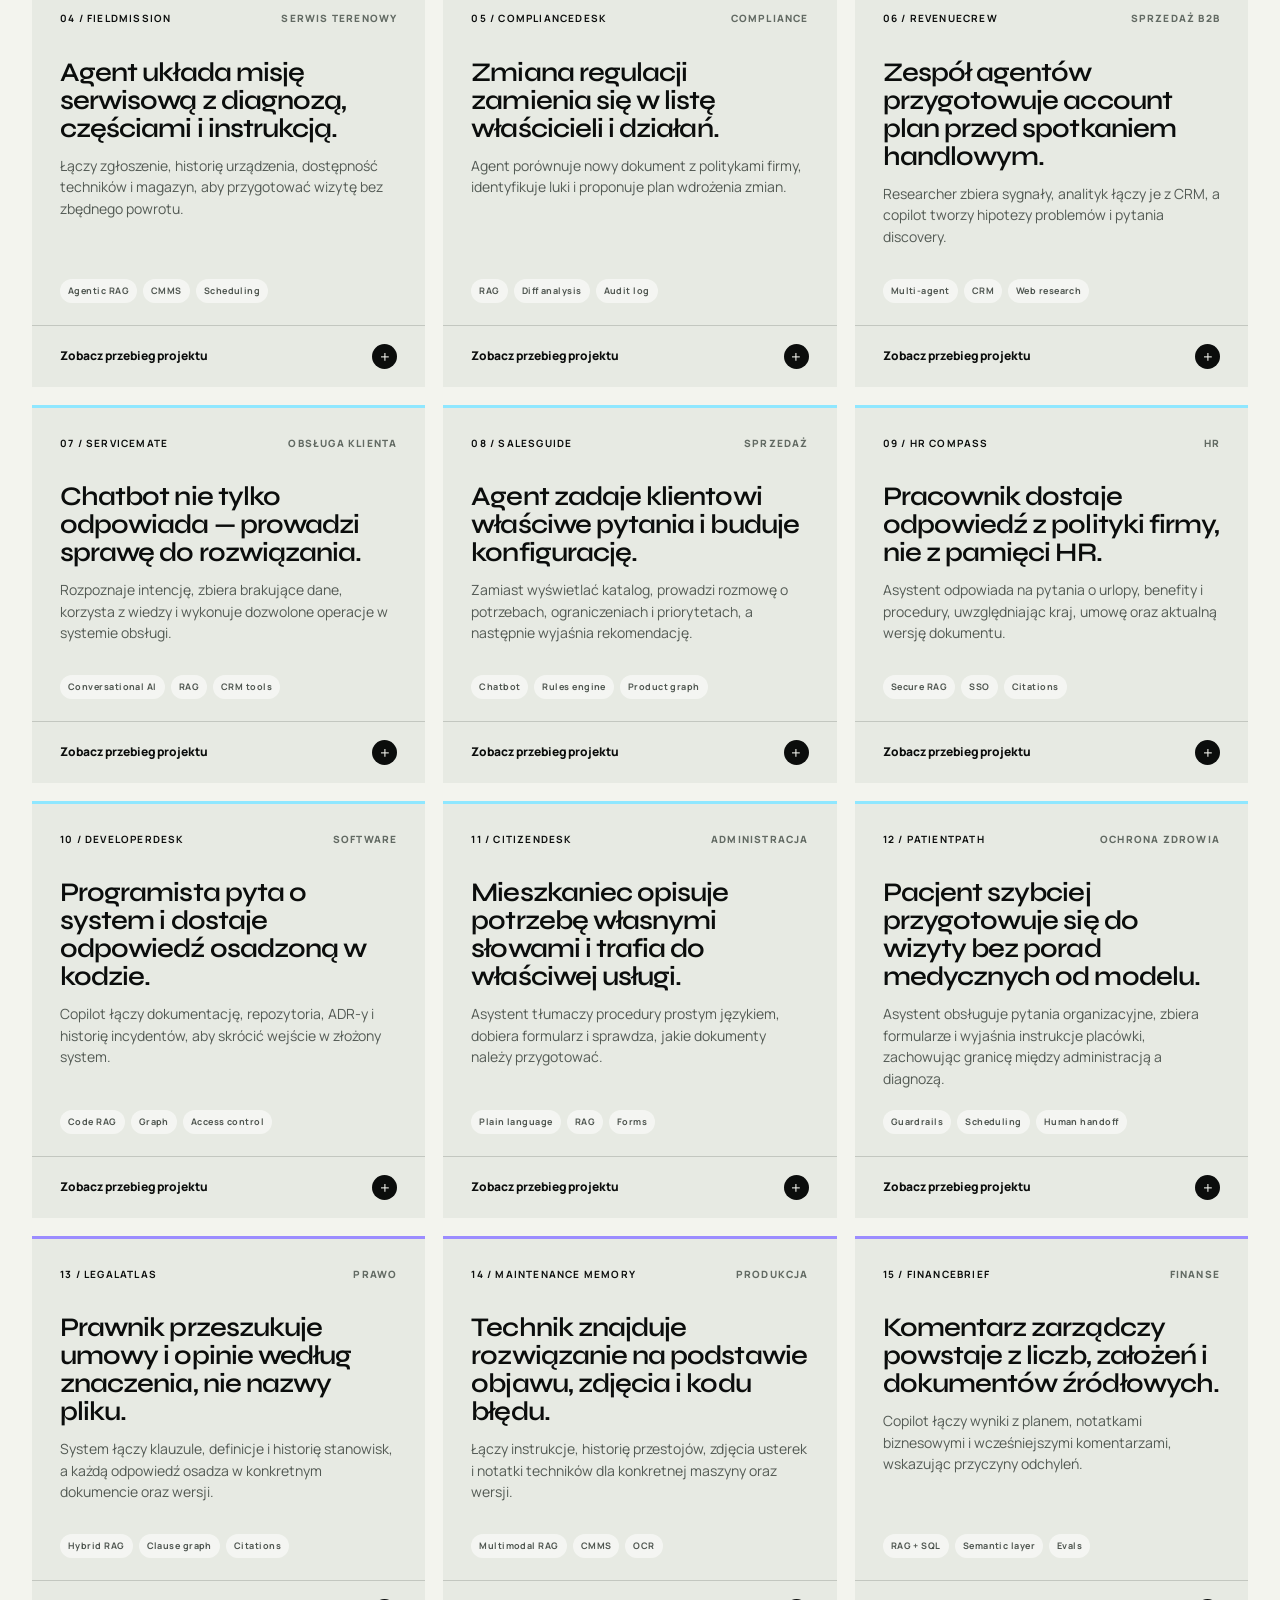
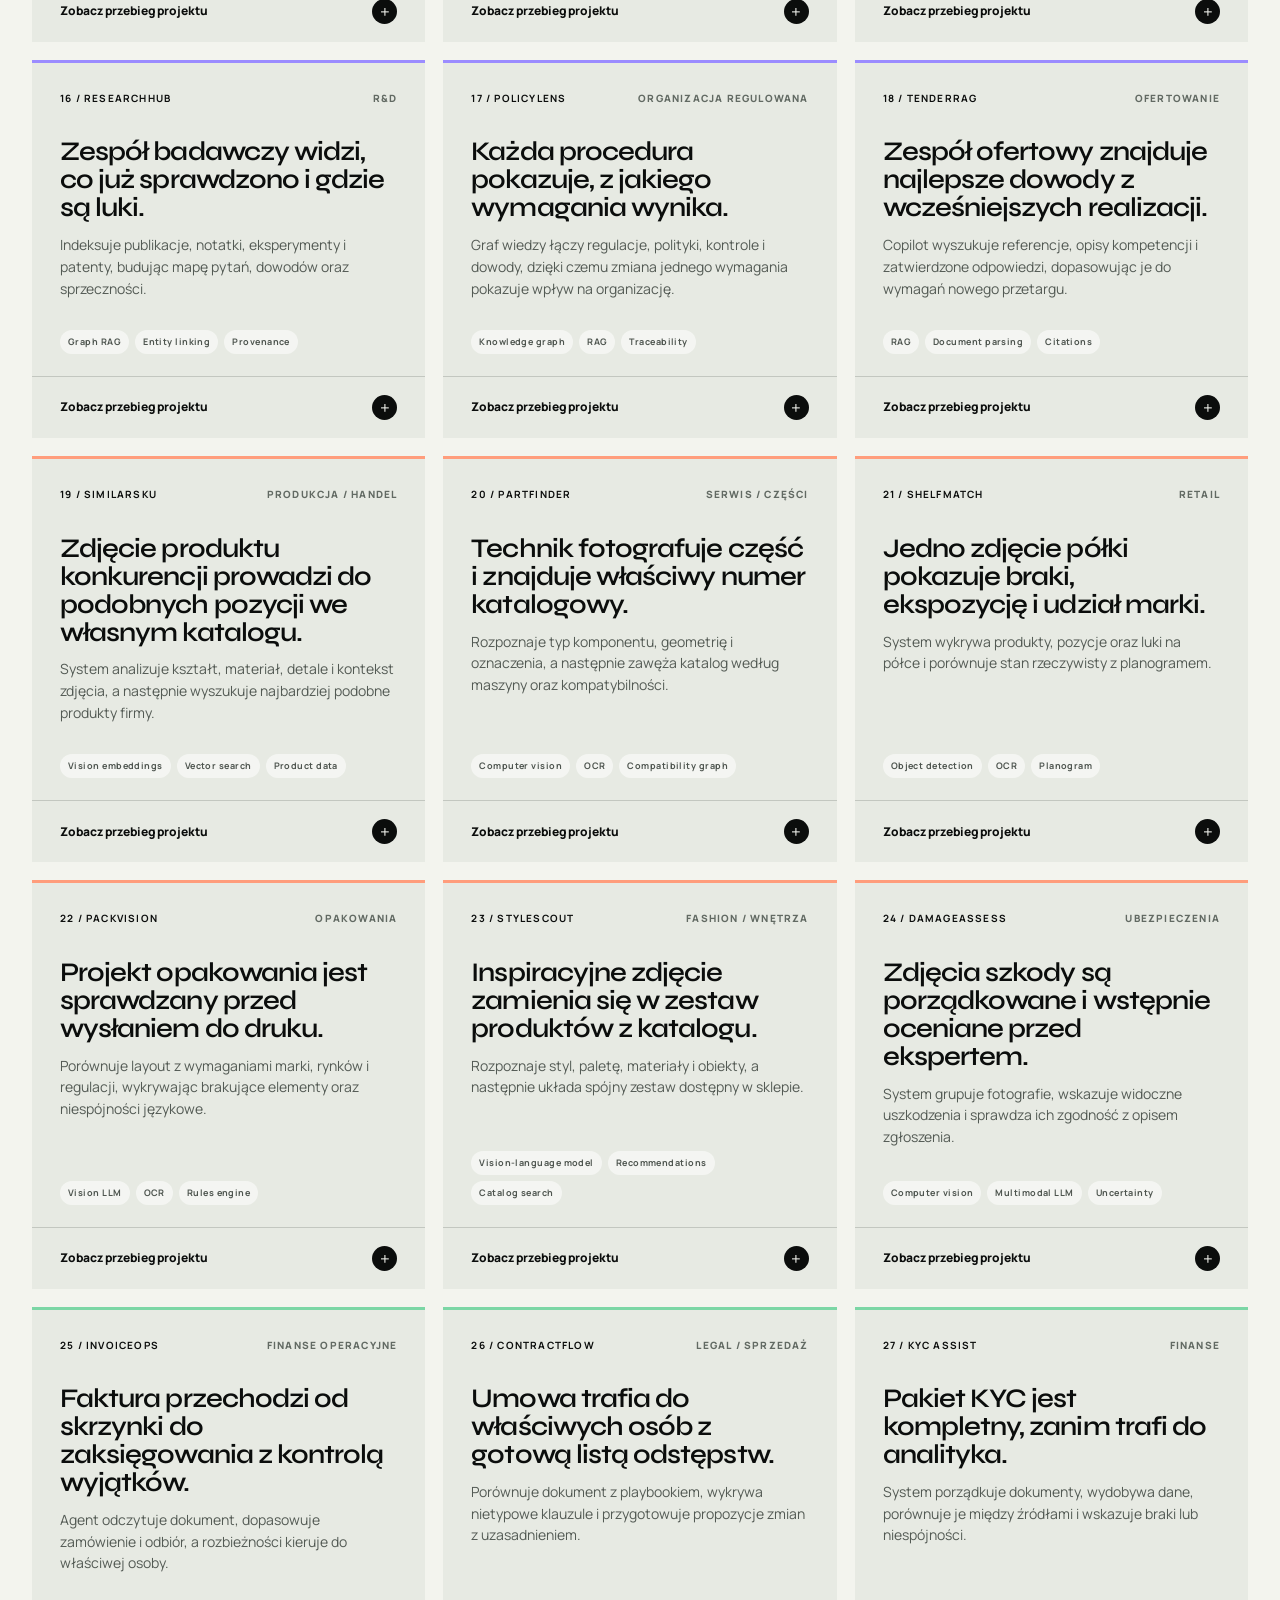
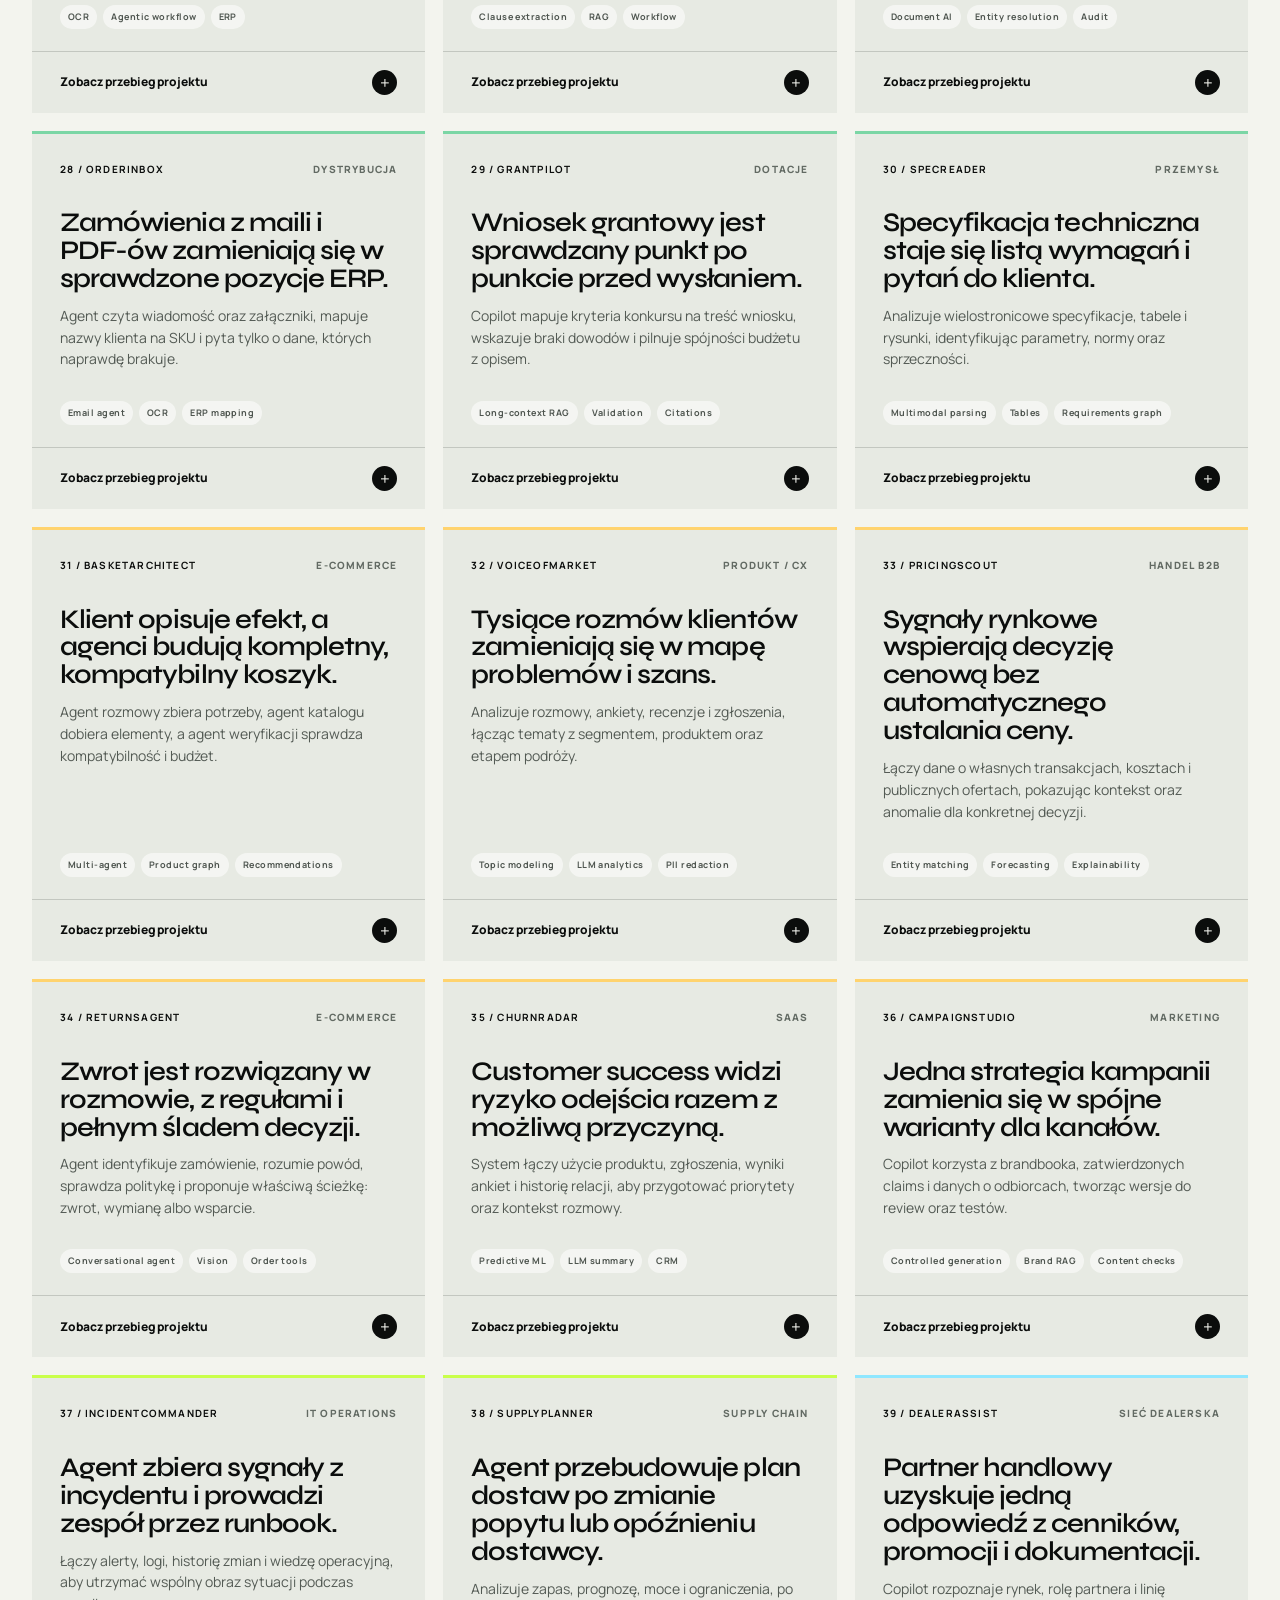
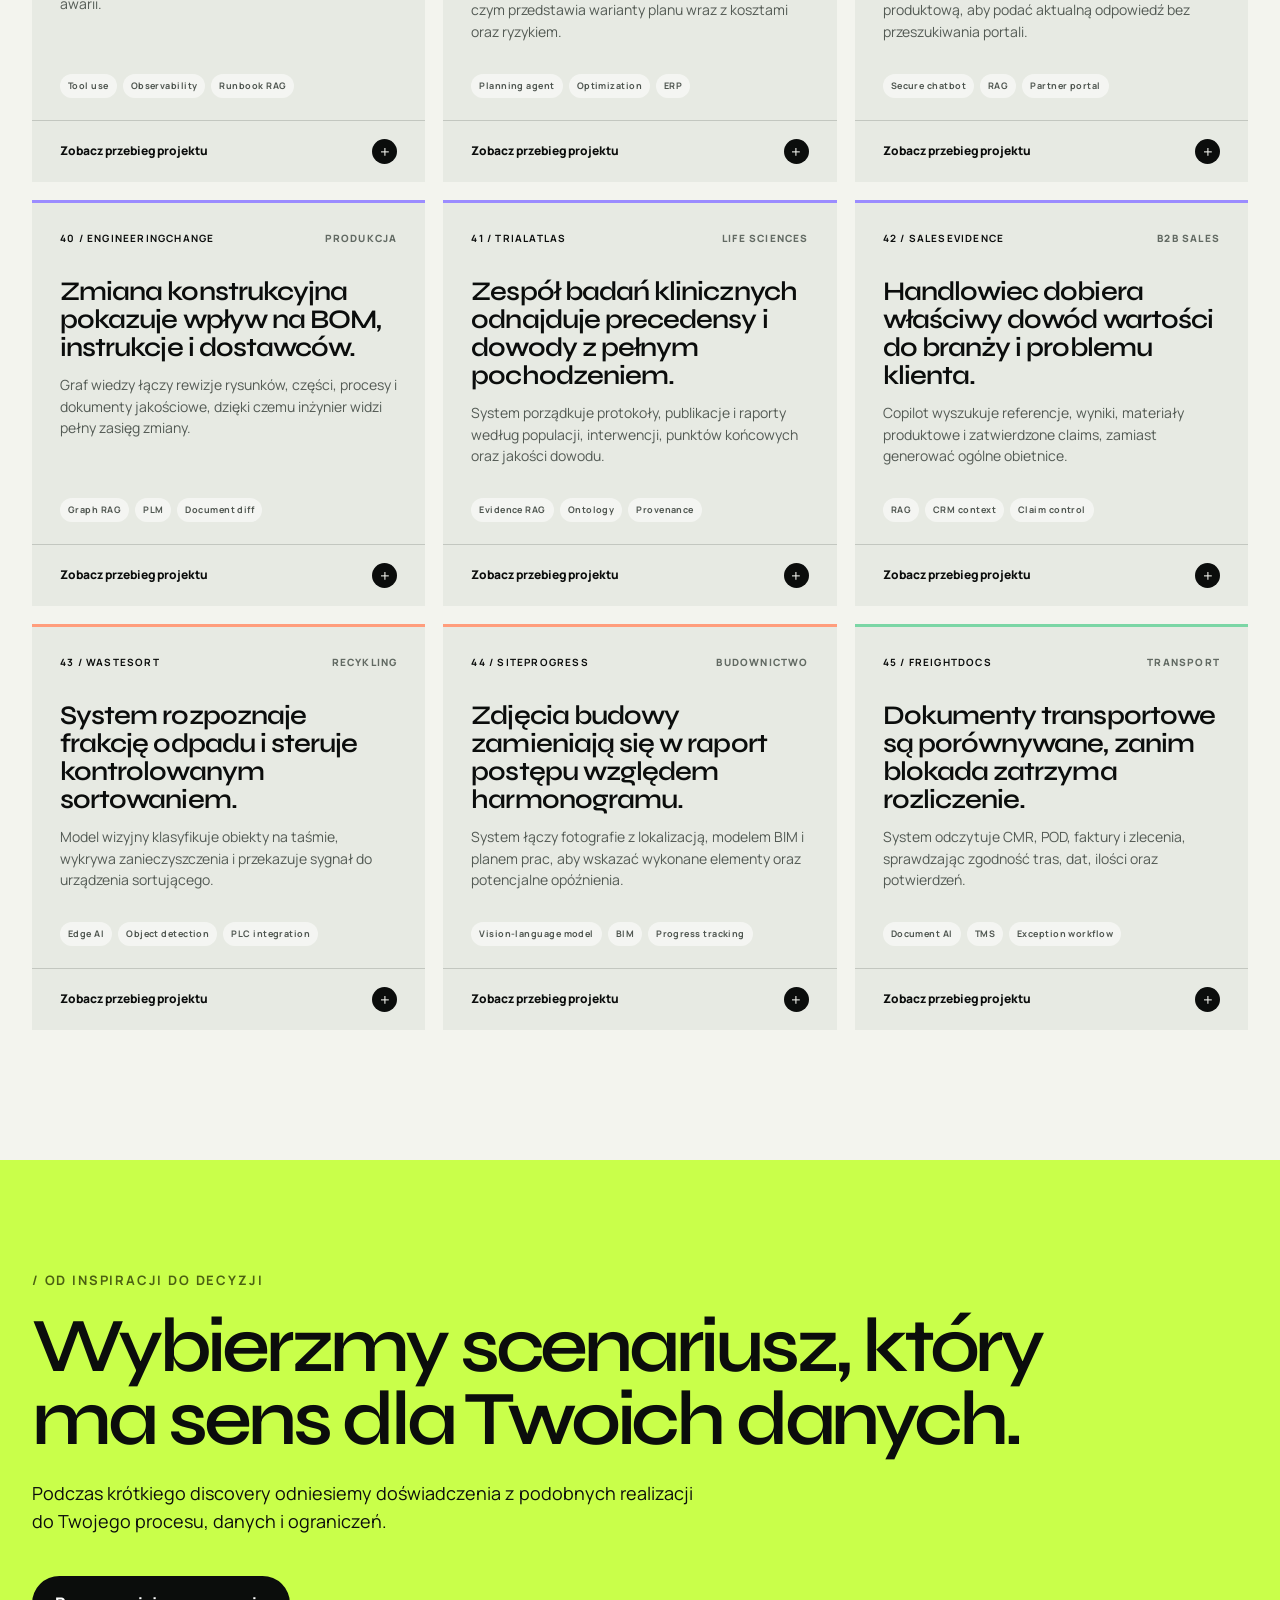
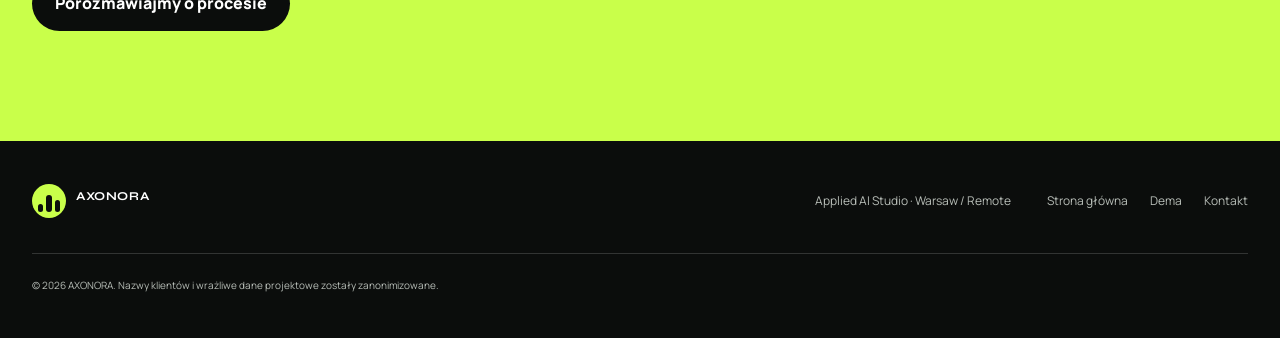
<file: case-studies/index.html>
<!doctype html>
<html lang="pl" data-page="catalog">
  <head>
    <meta charset="UTF-8" />
    <meta name="viewport" content="width=device-width, initial-scale=1.0" />
    <meta name="description" content="Portfolio zrealizowanych projektów agentic AI, chatbotów, RAG, Document AI i multimodalnych systemów dla biznesu." data-i18n-attr="content" data-i18n="Portfolio zrealizowanych projektów agentic AI, chatbotów, RAG, Document AI i multimodalnych systemów dla biznesu." />
    <meta name="theme-color" content="#0b0d0c" />
    <title data-i18n>Zrealizowane projekty AI — AXONORA</title>
    <link rel="preconnect" href="https://fonts.googleapis.com" />
    <link rel="preconnect" href="https://fonts.gstatic.com" crossorigin />
    <link href="https://fonts.googleapis.com/css2?family=Manrope:wght@400;500;600;700&family=Syne:wght@500;600;700&display=swap" rel="stylesheet" />
    <link rel="icon" type="image/svg+xml" href="data:image/svg+xml,%3Csvg xmlns='http://www.w3.org/2000/svg' viewBox='0 0 64 64'%3E%3Crect width='64' height='64' rx='12' fill='%230b0d0c'/%3E%3Cpath d='M16 45 30 15h6l13 30h-9l-3-8H27l-3 8zm14-16h5l-2-7z' fill='%23c9ff4a'/%3E%3C/svg%3E" />
    <link rel="stylesheet" href="catalog.css" />
    <script src="../language.js" defer></script>
    <script src="catalog.js" defer></script>
  </head>
  <body>
    <a class="skip-link" href="#catalog" data-i18n>Przejdź do katalogu</a>

    <header class="catalog-header">
      <a class="brand" href="../" aria-label="AXONORA — strona główna" data-i18n-attr="aria-label" data-i18n="AXONORA — strona główna">
        <span class="brand-mark" aria-hidden="true"><i></i><i></i><i></i></span>
        <span>AXONORA</span>
        <small>APPLIED AI STUDIO</small>
      </a>
      <nav aria-label="Nawigacja podstrony" data-i18n-attr="aria-label" data-i18n="Nawigacja podstrony">
        <a href="../#projekty" data-i18n>Interaktywne dema</a>
        <a href="../#kompetencje" data-i18n>Kompetencje</a>
        <a class="back-link" href="../"><span class="back-link-full" data-i18n>Wróć na stronę główną</span><span class="back-link-short" data-i18n>Strona główna</span></a>
        <button class="language-switch" type="button" data-language-switch aria-label="Switch language to English">EN</button>
      </nav>
    </header>

    <main>
      <section class="catalog-hero" aria-labelledby="catalog-title">
        <div class="hero-copy">
          <p class="eyebrow"><span></span> <span data-i18n>Zrealizowane projekty AI</span></p>
          <h1 id="catalog-title" data-i18n data-i18n-html="true">Więcej niż chatbot.<br /><em>AI osadzone</em> w procesie.</h1>
          <p data-i18n>Portfolio projektów dla sprzedaży, operacji, produkcji, obsługi i pracy z wiedzą. Każdy case study pokazuje problem, przebieg rozwiązania, wykorzystane dane oraz miejsce kontroli człowieka.</p>
        </div>
      </section>

      <section class="catalog-section" id="catalog" aria-labelledby="catalog-heading">
        <div class="catalog-intro">
          <div>
            <p class="section-kicker" data-i18n>/ Znajdź swój proces</p>
            <h2 id="catalog-heading" data-i18n data-i18n-html="true">Od pytania klienta<br />do decyzji agenta.</h2>
          </div>
          <p data-i18n>Wyszukaj branżę, zadanie lub technologię. Rozwiń kartę, aby zobaczyć przebieg rozwiązania oraz warunki bezpiecznego wdrożenia.</p>
        </div>

        <div class="catalog-tools" aria-label="Narzędzia filtrowania" data-i18n-attr="aria-label" data-i18n="Narzędzia filtrowania">
          <label class="search-box">
            <span class="sr-only" data-i18n>Szukaj w katalogu</span>
            <input type="search" placeholder="Szukaj: RFQ, zdjęcie produktu, HR, umowy…" data-search data-i18n-attr="placeholder" data-i18n="Szukaj: RFQ, zdjęcie produktu, HR, umowy…" />
            <kbd>Ctrl K</kbd>
          </label>
          <div class="catalog-filters" role="group" aria-label="Filtry kategorii" data-filters data-i18n-attr="aria-label" data-i18n="Filtry kategorii">
            <button class="is-active" type="button" data-filter="all" aria-pressed="true" data-i18n>Wszystkie</button>
            <button type="button" data-filter="agents" aria-pressed="false" data-i18n>Agenci</button>
            <button type="button" data-filter="chatbots" aria-pressed="false" data-i18n>Chatboty</button>
            <button type="button" data-filter="rag" aria-pressed="false" data-i18n>RAG i wiedza</button>
            <button type="button" data-filter="vision" aria-pressed="false" data-i18n>Vision i multimodal</button>
            <button type="button" data-filter="documents" aria-pressed="false" data-i18n>Dokumenty</button>
            <button type="button" data-filter="commerce" aria-pressed="false" data-i18n>Commerce i insight</button>
          </div>
        </div>

        <div class="catalog-status" aria-live="polite"><strong data-result-count>…</strong> <span data-i18n>projektów pasuje do wyboru</span></div>
        <div class="case-grid" data-case-grid></div>

        <div class="empty-state" data-empty hidden>
          <span data-i18n>0 wyników</span>
          <h3 data-i18n>Nie znaleźliśmy takiego scenariusza.</h3>
          <p data-i18n>Spróbuj nazwy procesu, działu albo technologii.</p>
          <button type="button" data-clear data-i18n>Wyczyść wyszukiwanie</button>
        </div>
      </section>

      <section class="catalog-cta">
        <p class="section-kicker" data-i18n>/ Od inspiracji do decyzji</p>
        <h2 data-i18n>Wybierzmy scenariusz, który ma sens dla Twoich danych.</h2>
        <p data-i18n>Podczas krótkiego discovery odniesiemy doświadczenia z podobnych realizacji do Twojego procesu, danych i ograniczeń.</p>
        <a href="mailto:kontakt@axonora.pl?subject=Discovery%20AI" class="cta-button" data-i18n>Porozmawiajmy o procesie</a>
      </section>
    </main>

    <footer class="catalog-footer">
      <a class="brand" href="../" aria-label="AXONORA — strona główna" data-i18n-attr="aria-label" data-i18n="AXONORA — strona główna">
        <span class="brand-mark" aria-hidden="true"><i></i><i></i><i></i></span>
        <span>AXONORA</span>
      </a>
      <p data-i18n>Applied AI Studio · Warsaw / Remote</p>
      <div><a href="../" data-i18n>Strona główna</a><a href="../#projekty" data-i18n>Dema</a><a href="mailto:kontakt@axonora.pl" data-i18n>Kontakt</a></div>
      <small>© <span data-year></span> AXONORA. <span data-i18n>Nazwy klientów i wrażliwe dane projektowe zostały zanonimizowane.</span></small>
    </footer>
  </body>
</html>
</file>
<file: styles.css>
:root {
  --ink: #0b0d0c;
  --ink-2: #141715;
  --paper: #f3f4ee;
  --white: #ffffff;
  --muted: #a9aea9;
  --line: rgba(255, 255, 255, 0.16);
  --line-dark: rgba(11, 13, 12, 0.18);
  --acid: #c9ff4a;
  --cyan: #8fe7ff;
  --violet: #9b8cff;
  --display: "Syne", sans-serif;
  --body: "Manrope", sans-serif;
  --page: min(1440px, calc(100vw - 64px));
}

* { box-sizing: border-box; }
html { scroll-behavior: smooth; overflow-x: clip; }
body {
  margin: 0;
  color: var(--ink);
  background: var(--paper);
  font-family: var(--body);
  font-size: 16px;
  line-height: 1.55;
  overflow-x: hidden;
}
body.menu-open { overflow: hidden; }
button, a { -webkit-tap-highlight-color: transparent; }
button { font: inherit; }
a { color: inherit; text-decoration: none; }
p, h1, h2, h3, blockquote { margin-top: 0; }
.sr-only { position: absolute; width: 1px; height: 1px; padding: 0; margin: -1px; overflow: hidden; clip: rect(0,0,0,0); white-space: nowrap; border: 0; }
.skip-link { position: fixed; top: 10px; left: 10px; z-index: 999; padding: 10px 16px; background: var(--acid); transform: translateY(-150%); }
.skip-link:focus { transform: translateY(0); }

.site-header {
  position: fixed;
  inset: 0 0 auto;
  z-index: 100;
  height: 86px;
  display: flex;
  align-items: center;
  justify-content: space-between;
  padding: 0 max(32px, calc((100vw - 1440px) / 2));
  color: var(--white);
  border-bottom: 1px solid rgba(255,255,255,.14);
  transition: background .3s, color .3s, height .3s, border-color .3s;
}
.site-header.is-scrolled { height: 68px; color: var(--ink); background: rgba(243,244,238,.94); backdrop-filter: blur(16px); border-color: var(--line-dark); }
.brand { display: grid; grid-template-columns: 34px auto; grid-template-rows: 20px 11px; column-gap: 10px; align-items: center; font-family: var(--display); font-weight: 700; letter-spacing: .05em; }
.brand > span:nth-child(2) { line-height: 1; }
.brand small { grid-column: 2; font: 600 8px/1 var(--body); letter-spacing: .18em; opacity: .65; }
.brand-mark { grid-row: 1 / 3; width: 34px; height: 34px; display: grid; grid-template-columns: repeat(3, 1fr); align-items: end; gap: 3px; padding: 6px; background: var(--acid); border-radius: 50%; }
.brand-mark i { display: block; background: var(--ink); border-radius: 4px; }
.brand-mark i:nth-child(1) { height: 35%; }.brand-mark i:nth-child(2) { height: 80%; }.brand-mark i:nth-child(3) { height: 55%; }
.site-nav { display: flex; align-items: center; gap: 32px; font-size: 14px; font-weight: 600; }
.site-nav a { position: relative; }
.site-nav a:not(.nav-cta)::after { content: ""; position: absolute; left: 0; right: 100%; bottom: -6px; height: 1px; background: currentColor; transition: right .25s; }
.site-nav a:hover::after, .site-nav a:focus-visible::after { right: 0; }
.nav-cta { padding: 11px 18px; color: var(--ink); background: var(--acid); border-radius: 999px; }
.language-switch { min-width: 42px; padding: 8px 10px; color: inherit; border: 1px solid currentColor; border-radius: 999px; background: transparent; font-size: 11px; font-weight: 800; letter-spacing: .08em; cursor: pointer; }
.language-switch:hover, .language-switch:focus-visible { color: var(--ink); border-color: var(--acid); background: var(--acid); }
.header-actions { display:flex; align-items:center; gap:10px; }
.menu-toggle { display: none; border: 0; background: transparent; color: inherit; }

.hero { position: relative; min-height: 790px; height: min(94vh, 940px); color: var(--white); background: #091015; overflow: hidden; }
.hero-image { position: absolute; inset: 0; background: linear-gradient(90deg, rgba(5,10,14,.98) 0%, rgba(5,10,14,.86) 37%, rgba(5,10,14,.15) 74%), url("assets/ai-lattice-hero.png") center/cover no-repeat; transform: scale(1.025); animation: hero-in 1.4s cubic-bezier(.2,.8,.2,1) both; }
.hero-grid { position: absolute; inset: 86px 0 0; opacity: .13; background-image: linear-gradient(rgba(255,255,255,.3) 1px, transparent 1px), linear-gradient(90deg, rgba(255,255,255,.3) 1px, transparent 1px); background-size: 96px 96px; mask-image: linear-gradient(90deg, #000, transparent 60%); }
.hero-content { position: relative; z-index: 2; width: var(--page); margin: 0 auto; padding-top: clamp(180px, 22vh, 250px); }
.eyebrow, .section-kicker { font-size: 13px; font-weight: 700; letter-spacing: .14em; text-transform: uppercase; }
.eyebrow { display: flex; align-items: center; gap: 12px; color: var(--acid); }
.eyebrow span { width: 36px; height: 1px; background: currentColor; }
.hero h1 { max-width: 900px; margin: 24px 0 26px; font: 600 clamp(56px, 7.4vw, 112px)/.92 var(--display); letter-spacing: -.055em; }
.hero h1 em { color: var(--acid); font-style: normal; }
.hero-lead { max-width: 640px; color: #d8ddd8; font-size: clamp(17px, 1.5vw, 21px); }
.hero-actions { display: flex; align-items: center; gap: 28px; margin-top: 38px; }
.button { display: inline-flex; align-items: center; justify-content: center; min-height: 52px; padding: 0 24px; border: 1px solid transparent; border-radius: 999px; font-weight: 700; transition: transform .2s, background .2s, color .2s; }
.button:hover { transform: translateY(-2px); }
.button-primary { color: var(--ink); background: var(--acid); }
.button-primary:hover { background: var(--white); }
.text-link { padding-bottom: 4px; border-bottom: 1px solid rgba(255,255,255,.55); font-weight: 600; }
.hero-meta { position: absolute; z-index: 2; right: max(32px, calc((100vw - 1440px) / 2)); bottom: 50px; display: grid; grid-template-columns: repeat(3, 180px); border-top: 1px solid var(--line); }
.hero-meta div { padding: 18px 18px 0 0; }
.hero-meta b { display: block; margin-bottom: 8px; color: var(--acid); font: 600 12px var(--display); }
.hero-meta span { color: #d0d4d0; font-size: 12px; line-height: 1.4; }
.scroll-cue { position: absolute; z-index: 2; left: max(32px, calc((100vw - 1440px) / 2)); bottom: 51px; display: flex; align-items: center; gap: 10px; color: #b4bab5; font-size: 11px; letter-spacing: .15em; text-transform: uppercase; }
.scroll-cue > span:first-child { flex: 0 0 6px; width: 6px; height: 6px; background: var(--acid); border-radius: 50%; animation: blink 1.8s infinite; }

.section { padding: 128px max(32px, calc((100vw - 1440px) / 2)); }
.section-dark { color: var(--white); background: var(--ink); }
.section-kicker { color: #697069; }
.section-dark .section-kicker { color: var(--acid); }
.intro { display: grid; grid-template-columns: .55fr 1.45fr; gap: 48px; }
.intro-copy h2 { max-width: 950px; margin-bottom: 35px; font: 600 clamp(42px, 5vw, 76px)/1.02 var(--display); letter-spacing: -.045em; }
.intro-copy p { max-width: 750px; margin-left: auto; font-size: clamp(18px, 1.6vw, 22px); color: #464b47; }
.sector-strip { grid-column: 1 / -1; display: flex; justify-content: space-between; margin-top: 70px; padding-top: 28px; border-top: 1px solid var(--line-dark); color: #555b56; font: 600 13px var(--display); letter-spacing: .14em; }

.section-heading { display: grid; grid-template-columns: 1.3fr .7fr; gap: 80px; align-items: end; margin-bottom: 80px; }
.section-heading h2 { margin: 18px 0 0; font: 600 clamp(44px, 5vw, 76px)/.98 var(--display); letter-spacing: -.05em; }
.section-heading > p { max-width: 530px; margin-bottom: 5px; color: #bdc2bd; font-size: 18px; }
.projects .section-heading > p { color: #5e645f; }
.capability-list { border-top: 1px solid var(--line); }
.capability { display: grid; grid-template-columns: 90px 1fr .7fr; gap: 30px; align-items: center; padding: 40px 0; border-bottom: 1px solid var(--line); transition: padding .3s, background .3s; }
.capability:hover { padding-left: 20px; padding-right: 20px; background: rgba(255,255,255,.035); }
.cap-number { color: var(--acid); font: 500 13px var(--display); }
.capability h3 { margin-bottom: 8px; font: 600 clamp(25px, 2.5vw, 38px)/1 var(--display); }
.capability p { max-width: 680px; margin-bottom: 0; color: #aeb4ae; }
.capability ul { display: flex; justify-content: flex-end; flex-wrap: wrap; gap: 8px; margin: 0; padding: 0; list-style: none; }
.capability li, .dialog-tags span { padding: 7px 11px; border: 1px solid var(--line); border-radius: 999px; color: #b8beb8; font-size: 12px; }

.projects { background: var(--paper); }
.filters { display: flex; gap: 9px; margin: -40px 0 35px; }
.filters { scrollbar-width:none; }
.filters::-webkit-scrollbar { display:none; }
.filter { padding: 10px 16px; border: 1px solid var(--line-dark); border-radius: 999px; color: #4b504c; background: transparent; cursor: pointer; transition: .2s; }
.filter:hover, .filter.is-active { color: var(--paper); background: var(--ink); }
.demo-note { display:flex; align-items:center; gap:12px; margin:0 0 28px; color:#666d67; font-size:13px; }
.demo-note span { padding:5px 8px; color:var(--ink); background:var(--acid); border-radius:999px; font-size:10px; font-weight:800; letter-spacing:.12em; }
.project-grid { display: grid; grid-template-columns: repeat(2, 1fr); gap: 24px; }
.project-card { min-width: 0; background: #e4e7df; transition: opacity .25s, transform .25s; }
.project-card[hidden] { display: none; }
.project-card-featured { grid-column: 1 / -1; display: grid; grid-template-columns: 1.2fr .8fr; }
.project-visual { position: relative; min-height: 390px; overflow: hidden; background: #151917; }
.project-card-featured .project-visual { min-height: 510px; }
.project-copy { padding: 34px; }
.project-card-featured .project-copy { display: flex; flex-direction: column; justify-content: center; padding: clamp(42px, 6vw, 86px); }
.project-meta { display: flex; justify-content: space-between; gap: 18px; margin-bottom: 36px; color: #5f665f; font-size: 11px; letter-spacing: .12em; }
.project-meta span:first-child { color: var(--ink); font-weight: 800; }
.project-copy h3 { max-width: 700px; margin-bottom: 18px; font: 600 clamp(28px, 3.1vw, 48px)/1.04 var(--display); letter-spacing: -.04em; }
.project-card:not(.project-card-featured) h3 { font-size: clamp(27px, 2.5vw, 38px); }
.project-copy p { color: #525853; }
.project-open { display:flex; align-items:center; gap:12px; width:fit-content; margin-top:auto; padding:12px 15px; color:var(--white); border:0; border-radius:999px; background:var(--ink); cursor:pointer; transition:background .2s,color .2s,transform .2s; }
.project-open span { font-weight:800; }
.project-open small { padding-left:12px; color:#aeb5ae; border-left:1px solid rgba(255,255,255,.2); }
.project-open:hover { color:var(--ink); background:var(--acid); transform:translateY(-2px); }
.project-open:hover small { color:#42530e; border-color:rgba(11,13,12,.2); }
.case-library-cta { display:grid; grid-template-columns:minmax(0,1fr) auto; gap:48px; align-items:center; margin-top:24px; padding:48px; color:var(--white); background:var(--ink); }
.case-library-cta span { color:var(--acid); font-size:11px; font-weight:800; letter-spacing:.14em; }
.case-library-cta h3 { margin:12px 0 10px; font:600 clamp(28px,3vw,44px)/1.05 var(--display); letter-spacing:-.04em; }
.case-library-cta p { max-width:760px; margin:0; color:#aeb5ae; }
.case-library-cta .button { white-space:nowrap; }
.visual-atlas { background: radial-gradient(circle at 66% 48%, rgba(201,255,74,.15), transparent 31%), #0d1210; }
.visual-orbit { position: absolute; width: 390px; height: 390px; top: 50%; left: 54%; transform: translate(-50%,-50%); border: 1px solid rgba(201,255,74,.6); border-radius: 50%; box-shadow: 0 0 70px rgba(201,255,74,.1); }
.visual-orbit::before, .visual-orbit::after { content: ""; position: absolute; inset: 52px; border: 1px dashed rgba(143,231,255,.35); border-radius: 50%; }
.visual-orbit::after { inset: 112px; background: var(--acid); border: 0; box-shadow: 0 0 40px var(--acid); }
.visual-query, .visual-answer, .visual-source { position: absolute; padding: 12px 16px; border: 1px solid rgba(255,255,255,.18); color: #dfe6df; background: rgba(21,26,23,.76); backdrop-filter: blur(10px); font-size: 12px; }
.visual-query { top: 25%; left: 8%; }.visual-answer { right: 6%; bottom: 25%; width: 150px; }.visual-source { left: 19%; bottom: 16%; color: var(--acid); }
.visual-answer i { display: block; width: 100%; height: 4px; margin: 6px 0; background: rgba(255,255,255,.26); border-radius: 2px; }.visual-answer i:nth-child(2){width:74%}.visual-answer i:nth-child(3){width:48%}
.visual-claim { background: #171b18; }
.doc-stack { position: absolute; top: 80px; left: 50%; width: 180px; height: 240px; transform: translateX(-50%) rotate(-5deg); }
.doc-stack i { position: absolute; inset: 0; display: block; background: #f1f4ee; box-shadow: -15px 18px 30px rgba(0,0,0,.35); }
.doc-stack i:nth-child(1){ transform: translate(-42px,20px) rotate(-10deg); background:#515851 }.doc-stack i:nth-child(2){ transform: translate(35px,16px) rotate(9deg); background:#889089 }.doc-stack i:nth-child(3)::after { content:""; position:absolute; inset:35px 28px; background:repeating-linear-gradient(#aab1a9 0 2px, transparent 2px 19px); }
.flow-line { position: absolute; height: 2px; left: 12%; right: 12%; bottom: 52px; background: linear-gradient(90deg, transparent, var(--acid), transparent); }
.approval { position:absolute; right:8%; top:18%; padding:8px 11px; color:var(--acid); border:1px solid var(--acid); border-radius:999px; font-size:11px; transform:rotate(5deg); }
.visual-pulse { display:flex; align-items:flex-end; padding:42px; background:#101719; }
.pulse-bars { width:100%; height:230px; background: repeating-linear-gradient(90deg, var(--cyan) 0 5px, transparent 5px 18px); clip-path: polygon(0 73%, 5% 65%, 10% 72%, 15% 42%, 20% 50%, 25% 27%, 30% 45%, 35% 18%, 40% 49%, 45% 38%, 50% 58%, 55% 29%, 60% 40%, 65% 12%, 70% 31%, 75% 45%, 80% 22%, 85% 56%, 90% 33%, 95% 61%, 100% 38%, 100% 100%, 0 100%); opacity:.8; }
.visual-pulse span { position:absolute; top:30px; left:35px; color:var(--cyan); font:600 13px var(--display); }
.visual-guard { background:#131313; }
.guard-grid { position:absolute; inset:0; background-image:linear-gradient(rgba(201,255,74,.12) 1px,transparent 1px),linear-gradient(90deg,rgba(201,255,74,.12) 1px,transparent 1px); background-size:42px 42px; transform:perspective(400px) rotateX(55deg) scale(1.5); }
.guard-score { position:absolute; top:50%; left:50%; width:170px; height:170px; transform:translate(-50%,-50%); display:flex; align-items:baseline; justify-content:center; padding-top:45px; color:var(--acid); border:1px solid var(--acid); border-radius:50%; background:#111; box-shadow:0 0 45px rgba(201,255,74,.17); }
.guard-score strong{font:600 58px var(--display)}.guard-score small{font-size:12px}
.visual-cad { background:#101517; }
.cad-sheet { position:absolute; inset:48px 17% 42px; color:#90e8ff; border:1px solid rgba(143,231,255,.45); background:linear-gradient(rgba(143,231,255,.06) 1px,transparent 1px),linear-gradient(90deg,rgba(143,231,255,.06) 1px,transparent 1px); background-size:24px 24px; }
.cad-sheet::before { content:""; position:absolute; width:150px; height:150px; left:50%; top:50%; border:2px solid var(--cyan); transform:translate(-50%,-50%); }
.cad-sheet::after { content:""; position:absolute; width:68px; height:68px; left:50%; top:50%; border:2px solid var(--cyan); border-radius:50%; transform:translate(-50%,-50%); }
.cad-sheet i { position:absolute; background:var(--cyan); opacity:.55; }.cad-sheet i:nth-child(1){width:1px;height:85%;left:50%;top:7%}.cad-sheet i:nth-child(2){height:1px;width:85%;left:7%;top:50%}.cad-sheet i:nth-child(3){width:42px;height:1px;right:2%;top:25%;transform:rotate(-28deg)}
.cad-sheet span,.cad-sheet b { position:absolute; padding:4px 6px; color:var(--cyan); background:#101517; font-size:10px; }.cad-sheet span{top:13%;right:2%}.cad-sheet b{bottom:9%;left:4%;font-weight:600}
.cad-scan { position:absolute; left:12%; right:12%; top:18%; height:1px; background:var(--acid); box-shadow:0 0 18px var(--acid); animation:cad-scan 3s ease-in-out infinite alternate; }
.cad-badge,.quote-chip,.match-pill { position:absolute; right:6%; bottom:7%; padding:8px 11px; color:var(--ink); background:var(--acid); border-radius:999px; font-size:11px; font-weight:800; }
.visual-inspect { background:#101310; }
.camera-line { position:absolute; left:50%; top:0; width:2px; height:42%; background:linear-gradient(var(--cyan),transparent); }.camera-line::after{content:"";position:absolute;left:-70px;top:80%;width:140px;height:90px;border:1px solid rgba(143,231,255,.7);background:rgba(143,231,255,.04)}
.conveyor { position:absolute; left:0; right:0; bottom:70px; display:flex; justify-content:space-around; align-items:center; height:95px; border-top:2px solid #4a514b; border-bottom:2px solid #4a514b; }
.conveyor i { display:block; width:62px; height:48px; background:#737b74; border-radius:4px; }.conveyor .is-defect{position:relative;outline:2px solid #ff6a5f}.conveyor .is-defect::after{content:"";position:absolute;left:12px;top:8px;width:31px;height:2px;background:#ff6a5f;transform:rotate(-24deg)}
.detect-box { position:absolute; left:42%; top:24%; padding:6px 9px; color:#ff8b81; border:1px solid #ff6a5f; font-size:10px; }
.visual-quote { background:#171a18; }
.quote-doc { position:absolute; left:50%; top:50%; width:220px; height:270px; padding:26px; color:#272c28; background:#edf0e9; box-shadow:-22px 22px 0 #3b423c; transform:translate(-50%,-50%) rotate(-4deg); }.quote-doc b{display:block;margin-bottom:24px;font:700 14px var(--display)}.quote-doc i{display:block;height:5px;margin:12px 0;background:#bdc4bd}.quote-doc i:nth-of-type(2){width:72%}.quote-doc i:nth-of-type(3){width:88%}.quote-doc span{position:absolute;left:26px;bottom:30px;color:#3d5109;font:700 26px var(--display)}
.quote-chip { right:5%; bottom:7%; }
.visual-commerce { background:radial-gradient(circle at 50% 50%,rgba(155,140,255,.16),transparent 42%),#121318; }
.persona { position:absolute; left:7%; top:9%; padding:8px 11px;color:#d9d5ff;border:1px solid rgba(155,140,255,.4);border-radius:999px;font-size:11px}
.product-stack { position:absolute; inset:24% 10% 18%; display:flex; gap:13px; align-items:flex-end; justify-content:center; }.product-stack i{display:flex;align-items:flex-end;width:27%;height:76%;padding:16px;color:#111;background:#a8f0ff;font:700 12px var(--display);box-shadow:0 18px 45px rgba(0,0,0,.35)}.product-stack i:nth-child(2){height:100%;background:var(--acid)}.product-stack i:nth-child(3){height:84%;background:#b7acff}
.match-pill { right:6%; bottom:6%; background:#b7acff; }
.visual-match{background:radial-gradient(circle at 26% 50%,rgba(143,231,255,.12),transparent 34%),radial-gradient(circle at 76% 48%,rgba(201,255,74,.13),transparent 35%),#101513}
.match-input-card{position:absolute;left:8%;top:21%;width:34%;height:58%;padding:18px;color:#dce3dd;border:1px solid rgba(143,231,255,.42);background:rgba(18,28,27,.8);box-shadow:0 20px 45px rgba(0,0,0,.3)}.match-input-card span{font-size:9px;font-weight:800;letter-spacing:.15em;color:var(--cyan)}.match-input-card i{display:block;width:72px;height:112px;margin:23px auto 17px;border:2px solid var(--cyan);border-radius:36px 36px 12px 12px;box-shadow:inset 0 0 28px rgba(143,231,255,.16)}.match-input-card b{display:block;font:600 11px var(--display);text-align:center}
.match-connector{position:absolute;left:41%;right:42%;top:50%;height:1px;background:linear-gradient(90deg,var(--cyan),var(--acid))}.match-connector::after{content:"";position:absolute;right:-3px;top:-3px;width:7px;height:7px;background:var(--acid);border-radius:50%;box-shadow:0 0 13px var(--acid)}
.match-result-stack{position:absolute;right:8%;top:20%;bottom:19%;width:34%;display:grid;gap:9px}.match-result-stack i{display:flex;align-items:center;padding:0 15px;color:var(--ink);background:#e8ece4;font:700 13px var(--display);box-shadow:-8px 8px 22px rgba(0,0,0,.22)}.match-result-stack i:nth-child(2){margin-left:14px;background:var(--acid)}.match-result-stack i:nth-child(3){margin-left:28px;background:#9feaff}
.match-badge{position:absolute;right:6%;bottom:6%;padding:8px 11px;color:var(--ink);background:var(--acid);border-radius:999px;font-size:11px;font-weight:800}

.section-acid { background: var(--acid); }
.section-acid .section-kicker { color: #465a11; }
.section-acid h2 { max-width: 1100px; margin: 20px 0 85px; font: 600 clamp(46px, 6vw, 88px)/.95 var(--display); letter-spacing: -.055em; }
.metric-grid { display: grid; grid-template-columns: repeat(3, 1fr); border-top: 1px solid rgba(11,13,12,.35); }
.metric { padding: 36px 24px 15px 0; border-right: 1px solid rgba(11,13,12,.35); }
.metric + .metric { padding-left: 30px; }
.metric:last-child { border-right: 0; }
.metric strong { display: block; margin-bottom: 18px; font: 600 clamp(58px, 7vw, 105px)/1 var(--display); letter-spacing: -.06em; }
.metric span { font-weight: 600; }
.metrics-note { margin: 50px 0 0; opacity: .55; font-size: 12px; }

.process-track { display: grid; grid-template-columns: repeat(4, 1fr); margin: 0; padding: 0; list-style: none; border-top: 1px solid var(--line); }
.process-track li { position: relative; min-height: 300px; padding: 28px 26px 24px 0; border-right: 1px solid var(--line); }
.process-track li + li { padding-left: 26px; }
.process-track li:last-child { border-right: 0; }
.process-track span { color: var(--acid); font-size: 12px; }
.process-track h3 { margin: 74px 0 14px; font: 600 34px var(--display); }
.process-track p { color: #aeb4ae; }
.process-track small { position: absolute; bottom: 22px; color: #6f756f; }
.tech-marquee { width: 100vw; margin: 95px calc(50% - 50vw) -128px; overflow: hidden; border-top: 1px solid var(--line); border-bottom: 1px solid var(--line); }
.tech-marquee div { display: flex; width: max-content; animation: marquee 28s linear infinite; }
.tech-marquee span { padding: 25px 34px; color: #9ca29c; font: 500 18px var(--display); white-space: nowrap; }
.tech-marquee span::before { content:""; display:inline-block; width:6px; height:6px; margin:0 18px 3px 0; background:var(--acid); border-radius:50%; }

.quote { position:relative; display:grid; grid-template-columns:.5fr 1.5fr; min-height:620px; align-items:center; background:#dce4db; overflow:hidden; }
.quote-mark { position:absolute; left:-20px; top:-230px; color:rgba(11,13,12,.08); font:700 700px/1 Georgia,serif; }
.quote blockquote { grid-column:2; position:relative; z-index:1; }
.quote blockquote > p { max-width:1000px; font:600 clamp(44px,5.2vw,80px)/1.02 var(--display); letter-spacing:-.045em; }
.quote footer { display:flex; gap:80px; margin-top:45px; font-size:11px; letter-spacing:.13em; }

.contact { position:relative; min-height:700px; display:flex; flex-direction:column; align-items:center; justify-content:center; text-align:center; color:var(--white); background:#091015; overflow:hidden; }
.contact::before { content:""; position:absolute; inset:0; background-image:linear-gradient(rgba(255,255,255,.05) 1px,transparent 1px),linear-gradient(90deg,rgba(255,255,255,.05) 1px,transparent 1px); background-size:70px 70px; }
.contact-orb { position:absolute; width:560px; height:560px; border:1px solid rgba(201,255,74,.45); border-radius:50%; box-shadow:0 0 120px rgba(201,255,74,.08),inset 0 0 120px rgba(201,255,74,.05); }
.contact-orb::before,.contact-orb::after {content:"";position:absolute;inset:70px;border:1px dashed rgba(143,231,255,.25);border-radius:50%;animation:spin 20s linear infinite}.contact-orb::after{inset:150px;animation-direction:reverse}
.contact > *:not(.contact-orb) { position:relative; z-index:1; }
.contact .section-kicker { color:var(--acid); }
.contact h2 { margin:22px 0; font:600 clamp(56px,7vw,104px)/.92 var(--display); letter-spacing:-.06em; }
.contact-lead { max-width:610px; color:#bbc2bc; font-size:18px; }
.button-light { margin-top:22px; color:var(--ink); background:var(--white); }
.button-light:hover { background:var(--acid); }

.site-footer { display:grid; grid-template-columns:1fr 1fr auto; align-items:center; gap:30px; padding:45px max(32px,calc((100vw - 1440px)/2)); color:#bdc2bd; background:var(--ink); border-top:1px solid var(--line); font-size:13px; }
.brand-footer { color:var(--white); }
.brand-footer small { display:none; }
.site-footer p { margin:0; text-align:center; }
.site-footer > div { display:flex; gap:22px; }
.site-footer small { grid-column:1 / -1; padding-top:28px; border-top:1px solid var(--line); color:#696f69; }

.project-dialog { width:min(1480px,calc(100vw - 28px)); max-width:none; height:min(900px,calc(100dvh - 28px)); max-height:none; padding:0; color:var(--white); background:#111513; border:1px solid rgba(255,255,255,.2); box-shadow:0 30px 100px rgba(0,0,0,.55); overflow:hidden; }
.project-dialog::backdrop { background:rgba(5,8,6,.8); backdrop-filter:blur(8px); }
.dialog-close { position:absolute; z-index:4; top:15px; right:18px; width:40px; height:40px; color:var(--ink); background:rgba(255,255,255,.78); border:1px solid rgba(11,13,12,.18); border-radius:50%; font-size:26px; cursor:pointer; backdrop-filter:blur(10px); }
.dialog-shell { display:grid; grid-template-columns:minmax(380px,480px) minmax(0,1fr); height:100%; min-height:0; overflow:hidden; }
.dialog-story { padding:44px 40px 38px; overflow:auto; overscroll-behavior:contain; scrollbar-gutter:stable; background:#111513; }
.dialog-label { color:var(--acid); font-size:11px; letter-spacing:.15em; }
.dialog-product { margin-top:18px; color:#7e867f; font-size:11px; font-weight:800; letter-spacing:.16em; text-transform:uppercase; }
.project-dialog h2 { margin:9px 0 14px; font:600 clamp(30px,3.25vw,47px)/1.05 var(--display); letter-spacing:-.04em; }
.dialog-client { margin-bottom:18px; color:#858d86; font-size:11px; line-height:1.5; letter-spacing:.05em; text-transform:uppercase; }
.dialog-summary { color:#d3d8d3; font-size:15px; line-height:1.7; }
.dialog-impact { margin:24px 0; padding:18px; color:var(--ink); background:var(--acid); }.dialog-impact span{display:block;margin-bottom:8px;font-size:9px;font-weight:800;letter-spacing:.14em}.dialog-impact strong{display:block;font:600 22px/1.15 var(--display)}
.dialog-columns { display:grid; grid-template-columns:1fr; gap:4px; margin:24px 0; padding-top:22px; border-top:1px solid var(--line); }
.dialog-columns>div+div{padding-top:14px;border-top:1px solid rgba(255,255,255,.08)}
.dialog-columns span { color:var(--acid); font-size:10px; letter-spacing:.15em; }
.dialog-columns p { margin:9px 0 0; color:#bdc4bd; font-size:13px; line-height:1.65; }
.case-narrative { margin-top:32px; border-top:1px solid var(--line); }
.case-section { position:relative; padding:27px 0 29px 38px; border-bottom:1px solid rgba(255,255,255,.1); }
.case-section>span { position:absolute; left:0; top:30px; color:var(--acid); font:700 10px var(--body); letter-spacing:.12em; }
.case-section h3 { margin:0 0 11px; color:#fff; font:600 20px/1.25 var(--display); letter-spacing:-.025em; }
.case-section p { margin:0; color:#aeb5ae; font-size:13px; line-height:1.75; }
.dialog-tech-label { margin:30px 0 13px; color:#7f877f; font-size:9px; font-weight:800; letter-spacing:.15em; }
.dialog-tags { display:flex; flex-wrap:wrap; gap:8px; }
.demo-jump { display:none; width:100%; min-height:46px; margin-top:22px; color:var(--ink); background:var(--acid); border:0; border-radius:8px; font-weight:800; cursor:pointer; }
.demo-workspace { display:flex; min-width:0; min-height:0; overflow:hidden; flex-direction:column; color:var(--ink); background:#eef0ea; }
.demo-workspace-head { flex:0 0 64px; display:flex; align-items:center; justify-content:space-between; padding:0 68px 0 26px; border-bottom:1px solid var(--line-dark); font-size:11px; font-weight:800; letter-spacing:.1em; }
.demo-workspace-head small { color:#717873; font-size:11px; font-weight:500; letter-spacing:0; }
.demo-live-dot { display:inline-block; width:7px; height:7px; margin-right:7px; background:var(--acid); border-radius:50%; box-shadow:0 0 0 4px rgba(154,200,42,.18); }
.demo-stage { flex:1; min-height:0; padding:24px; overflow-x:hidden; overflow-y:auto; overscroll-behavior:contain; scrollbar-gutter:stable; -webkit-overflow-scrolling:touch; }
.demo-app { min-height:100%; height:max-content; display:flex; flex-direction:column; color:#202420; background:#fafbf7; border:1px solid #d2d7d0; box-shadow:0 15px 45px rgba(22,27,23,.08); }
.demo-app [hidden]{display:none!important}
.demo-topbar { display:flex; align-items:center; justify-content:space-between; min-height:58px; padding:0 20px; border-bottom:1px solid #dce0da; }
.demo-brand { display:flex; align-items:center; gap:9px; font:700 13px var(--display); letter-spacing:.05em; }.demo-brand::before{content:"";width:20px;height:20px;background:var(--acid);border-radius:6px}.demo-status{color:#697069;font-size:11px}
.demo-body { flex:1; display:grid; grid-template-columns:minmax(180px,240px) minmax(0,1fr); min-height:0; }
.demo-sidebar { padding:18px; border-right:1px solid #dce0da; background:#f1f3ed; }
.demo-main { min-width:0; padding:22px; }
.demo-label { display:block; margin-bottom:9px; color:#737a74; font-size:10px; font-weight:800; letter-spacing:.12em; text-transform:uppercase; }
.demo-card { padding:17px; background:#fff; border:1px solid #dce0da; border-radius:10px; box-shadow:0 5px 18px rgba(20,28,21,.04); }
.demo-card+.demo-card { margin-top:12px; }
.demo-grid-2 { display:grid; grid-template-columns:repeat(2,minmax(0,1fr)); gap:12px; }
.demo-grid-3 { display:grid; grid-template-columns:repeat(3,minmax(0,1fr)); gap:12px; }
.demo-button,.demo-choice { display:inline-flex; align-items:center; justify-content:center; min-height:40px; padding:0 14px; color:#111; background:var(--acid); border:0; border-radius:7px; font-weight:800; cursor:pointer; }.demo-button:hover{background:#b7eb40}.demo-button:disabled{opacity:.55;cursor:wait}
.demo-choice { width:100%; justify-content:flex-start; margin-bottom:8px; color:#464c47; background:#fff; border:1px solid #d5dad3; font-size:12px; font-weight:600; text-align:left; }.demo-choice:hover,.demo-choice.is-active{color:#111;background:var(--acid);border-color:var(--acid)}
.demo-input,.demo-select,.demo-textarea { width:100%; padding:11px 12px; color:#202420; background:#fff; border:1px solid #ccd2ca; border-radius:7px; font:500 13px var(--body); }.demo-textarea{min-height:105px;resize:vertical}
.demo-metric { padding:15px; background:#111513; border-radius:9px; color:#fff; }.demo-metric strong{display:block;color:var(--acid);font:600 30px var(--display)}.demo-metric span{color:#aeb5ae;font-size:11px}
.demo-pills { display:flex; flex-wrap:wrap; gap:7px; }.demo-pill{padding:6px 9px;color:#4e554f;background:#eef1ea;border:1px solid #d5dad3;border-radius:999px;font-size:11px}.demo-pill.is-risk{color:#7b251e;background:#ffe2df;border-color:#ffc0ba}.demo-pill.is-good{color:#29470f;background:#e5f7c7;border-color:#c5e590}
.demo-kpi-row { display:grid; grid-template-columns:repeat(3,1fr); gap:10px; margin-bottom:14px; }
.demo-kpi { padding:13px;background:#f1f3ed;border-radius:8px}.demo-kpi strong{display:block;font:600 22px var(--display)}.demo-kpi span{color:#727973;font-size:10px}
.demo-list { margin:0;padding:0;list-style:none}.demo-list li{display:flex;align-items:center;justify-content:space-between;gap:10px;padding:10px 0;border-bottom:1px solid #e3e7e0;font-size:12px}.demo-list li:last-child{border-bottom:0}.demo-list b{font-weight:700}.demo-list small{color:#707870}.demo-list .alert{color:#b44138}.demo-list .ok{color:#557912}
.demo-progress { height:7px; overflow:hidden; background:#dfe4dc;border-radius:99px}.demo-progress i{display:block;width:var(--progress,65%);height:100%;background:var(--acid);border-radius:inherit;transition:width .5s}
.chat-feed { min-height:275px; max-height:350px; overflow:auto; }.chat-message{max-width:85%;margin-bottom:12px;padding:12px 14px;border-radius:12px;background:#edf0e9;font-size:13px}.chat-message.user{margin-left:auto;background:#1b211d;color:#fff}.chat-message strong{color:#526d0a}.chat-compose{display:flex;gap:8px;margin-top:13px}.chat-compose .demo-input{flex:1}
.source-item { display:block;width:100%;padding:10px;margin-bottom:7px;text-align:left;background:#fff;border:1px solid #d5dad3;border-radius:7px;cursor:pointer}.source-item strong{display:block;font-size:11px}.source-item small{color:#737a74;font-size:10px}
.pipeline { display:grid;grid-template-columns:repeat(4,1fr);gap:7px;margin:18px 0}.pipeline-step{padding:12px 8px;color:#707770;background:#eef1eb;border:1px solid #dce0da;border-radius:7px;font-size:10px;text-align:center}.pipeline-step.is-done{color:#29400f;background:#e7f8ca;border-color:#bcdc7b}.pipeline-step.is-running{color:#111;background:var(--acid);border-color:var(--acid)}
.insight-chart { display:flex;align-items:flex-end;gap:8px;height:190px;padding-top:20px}.insight-chart i{flex:1;height:var(--h);min-height:10%;background:#1e2722;border-radius:5px 5px 0 0;transition:height .5s}.insight-chart i:nth-child(2n){background:#8fe7ff}.insight-chart i.is-hot{background:var(--acid)}
.score-ring { width:130px;height:130px;display:grid;place-items:center;margin:10px auto;border-radius:50%;background:conic-gradient(var(--acid) calc(var(--score)*1%),#dde2da 0)}.score-ring::before{content:attr(data-score);display:grid;place-items:center;width:98px;height:98px;background:#fff;border-radius:50%;font:600 34px var(--display)}
.drawing-canvas { position:relative;min-height:330px;overflow:hidden;background:#0f1719;border-radius:9px;background-image:linear-gradient(rgba(143,231,255,.07) 1px,transparent 1px),linear-gradient(90deg,rgba(143,231,255,.07) 1px,transparent 1px);background-size:24px 24px}.drawing-part{position:absolute;left:24%;right:18%;top:25%;bottom:22%;border:2px solid var(--cyan)}.drawing-part::before{content:"";position:absolute;width:82px;height:82px;left:50%;top:50%;border:2px solid var(--cyan);border-radius:50%;transform:translate(-50%,-50%)}.drawing-hotspot{position:absolute;width:24px;height:24px;color:#111;background:var(--acid);border:0;border-radius:50%;font-size:10px;font-weight:800;cursor:pointer}.drawing-hotspot:nth-child(2){left:20%;top:18%}.drawing-hotspot:nth-child(3){right:14%;top:44%}.drawing-hotspot:nth-child(4){left:47%;bottom:15%}.drawing-tooltip{position:absolute;right:18px;bottom:18px;max-width:230px;padding:12px;color:#dce3dd;background:rgba(13,18,16,.92);border:1px solid rgba(255,255,255,.15);border-radius:7px;font-size:11px}
.inspection-view { position:relative;height:300px;overflow:hidden;background:#121715;border-radius:9px}.inspection-track{position:absolute;left:0;right:0;bottom:48px;display:flex;gap:35px;padding:12px 22px;border-top:2px solid #535a54;border-bottom:2px solid #535a54}.inspection-item{position:relative;flex:0 0 82px;height:62px;background:#878f88;border-radius:6px}.inspection-item.is-bad{outline:2px solid #ff6a5f}.inspection-item.is-bad::after{content:"defekt";position:absolute;right:-8px;top:-25px;padding:4px 6px;color:#fff;background:#c9473e;font-size:9px}.scan-beam{position:absolute;z-index:2;top:0;bottom:0;width:2px;left:20%;background:var(--acid);box-shadow:0 0 18px var(--acid)}.inspection-view.is-scanning .scan-beam{animation:inspection-scan 1.2s linear forwards}
.price-total { padding:20px;color:#fff;background:#131714;border-radius:9px}.price-total small{display:block;color:#9ca49d}.price-total strong{display:block;margin-top:5px;color:var(--acid);font:600 38px var(--display)}
.product-results { display:grid;grid-template-columns:repeat(3,1fr);gap:10px}.product-result{padding:10px;background:#fff;border:1px solid #dce0da;border-radius:8px}.product-thumb{height:100px;margin-bottom:9px;background:linear-gradient(135deg,#d8dfd7,#9aa59b);border-radius:6px}.product-result:nth-child(2) .product-thumb{background:linear-gradient(135deg,#e7ffb1,#9cc53f)}.product-result:nth-child(3) .product-thumb{background:linear-gradient(135deg,#dcd7ff,#9287dd)}.product-result strong{display:block;font-size:12px}.product-result small{color:#717972}

.quote-sidebar { overflow:visible; }
.rfq-extract { margin:0;padding:0;list-style:none}.rfq-extract li{padding:9px 0;border-bottom:1px solid #dce1da}.rfq-extract b,.rfq-extract small{display:block}.rfq-extract b{font-size:12px}.rfq-extract small{margin-top:3px;color:#737a74;font-size:9px}
.quote-controls { margin-top:18px;padding-top:16px;border-top:1px solid #d7dbd4}.quote-controls .demo-label{margin-top:11px}.quote-controls .demo-label:first-child{margin-top:0}.quote-checkbox{display:flex;gap:8px;align-items:flex-start;margin:13px 0;font-size:11px;line-height:1.45}.quote-controls .demo-button{width:100%}
.quote-main { overflow:visible; }.quote-heading{display:flex;align-items:flex-start;justify-content:space-between;gap:16px;margin-bottom:11px}.quote-heading h3{margin:0;font-size:20px}.cost-breakdown{overflow:hidden;border:1px solid #dce0da;border-radius:10px;background:#fff}.cost-row{display:grid;grid-template-columns:minmax(0,1fr) auto;gap:18px;align-items:center;padding:10px 13px;border-bottom:1px solid #e5e8e2}.cost-row:last-child{border-bottom:0}.cost-row>div>*{display:block}.cost-row b{font-size:11px}.cost-row span{margin-top:2px;color:#3e453f;font-size:10px}.cost-row small{margin-top:3px;color:#7b827c;font-size:9px}.cost-row>strong{white-space:nowrap;font:700 14px var(--display)}.cost-row-subtotal{background:#f2f4ee}.quote-total-row{display:flex;justify-content:space-between;align-items:flex-end;gap:20px;margin-top:12px;padding:15px 17px;color:#fff;background:#131714;border-radius:9px}.quote-total-row>div>*{display:block}.quote-total-row strong{margin-top:3px;color:var(--acid);font:600 31px var(--display)}.quote-total-row span{font-weight:800}.quote-total-row small{color:#9ca49d;font-size:9px}
.shop-agents { overflow:visible; }.agent-status{display:flex;gap:10px;align-items:center;margin-bottom:8px;padding:10px;background:#fff;border:1px solid #d8ddd5;border-radius:8px}.agent-status i{flex:0 0 10px;height:10px;background:#c7cdc5;border-radius:50%}.agent-status b,.agent-status small{display:block}.agent-status b{font-size:11px}.agent-status small{margin-top:2px;color:#747b75;font-size:9px}.agent-status.is-working{border-color:#acd74f}.agent-status.is-working i{background:var(--acid);box-shadow:0 0 0 5px rgba(201,255,74,.22);animation:agent-pulse 1s ease-in-out infinite}.agent-status.is-done i{background:#79aa2c}.agent-status.is-done small{color:#557912}.shop-memory{margin-top:15px}.shop-reset{margin-top:11px}.shop-conversation{min-height:184px;max-height:255px;overflow:auto;padding:14px;background:#f2f4ee;border:1px solid #dce0da;border-radius:10px}.shop-options{display:grid;grid-template-columns:repeat(3,minmax(0,1fr));gap:8px;margin:12px 0 16px}.shop-options .demo-choice{min-height:48px;margin:0;justify-content:center;text-align:center}.agent-thinking{grid-column:1/-1;display:flex;align-items:center;gap:10px;padding:13px;color:#4f574f;background:#eff2eb;border:1px solid #d7dcd4;border-radius:8px;font-size:11px}.agent-thinking i{width:12px;height:12px;border:2px solid #b5bbb3;border-top-color:#50610f;border-radius:50%;animation:spin .8s linear infinite}.shop-result{padding-top:5px}.shop-result-head{display:flex;justify-content:space-between;align-items:flex-start;gap:16px;margin-bottom:12px}.shop-result-head h3{margin:0 0 4px}.shop-result-head p{margin:0;color:#5f675f;font-size:12px}.shop-reason{margin-top:12px}
.match-upload-zone{display:flex;flex-direction:column;align-items:center;justify-content:center;min-height:176px;padding:20px;color:#59615a;border:1px dashed #9ba49c;background:#f8faf6;border-radius:10px;text-align:center;cursor:pointer;transition:border-color .2s,background .2s,transform .2s}.match-upload-zone:hover,.match-upload-zone.is-dragging{border-color:#7ca921;background:#efffd1;transform:translateY(-2px)}.match-file-input{position:absolute;width:1px;height:1px;overflow:hidden;opacity:0}.match-upload-icon{position:relative;width:44px;height:44px;margin-bottom:13px;border:1px solid #a6aea7;border-radius:50%}.match-upload-icon::before{content:"";position:absolute;left:50%;top:11px;width:1px;height:18px;background:#566057}.match-upload-icon::after{content:"";position:absolute;left:17px;top:11px;width:9px;height:9px;border-top:1px solid #566057;border-left:1px solid #566057;transform:rotate(45deg)}.match-upload-zone strong{color:#252b26;font-size:12px}.match-upload-zone small{margin-top:5px;color:#858c86;font-size:9px}.match-file-card{display:grid;grid-template-columns:48px minmax(0,1fr) auto;gap:10px;align-items:center;margin-top:10px;padding:9px;background:#fff;border:1px solid #d9ddd7;border-radius:9px}.match-file-card img{width:48px;height:44px;object-fit:cover;border-radius:6px}.match-file-card b,.match-file-card small{display:block;overflow:hidden;text-overflow:ellipsis;white-space:nowrap}.match-file-card b{font-size:10px}.match-file-card small{margin-top:3px;color:#7e867f;font-size:8px}.match-file-card>span{color:#567b12;font-size:8px;font-weight:800;text-transform:uppercase}.match-privacy{margin:10px 0 0;color:#7b837c;font-size:9px;line-height:1.5}.match-features{margin-top:14px}.match-awaiting{display:grid;place-items:center;min-height:510px;padding:40px;color:#5d655e;background:#f3f5f0;border:1px dashed #c3c9c2;text-align:center}.match-awaiting-visual{position:relative;display:grid;place-items:center;width:190px;height:190px;margin-bottom:22px;overflow:hidden;background:#e5e9e2;border-radius:50%}.match-awaiting-visual img{width:100%;height:100%;object-fit:cover}.match-awaiting-icon{width:50px;height:50px;border:1px solid #99a29a;border-radius:50%}.match-awaiting-icon::before{content:"+";display:grid;place-items:center;width:100%;height:100%;color:#6d766e;font-size:28px;font-weight:300}.match-awaiting.has-image .match-awaiting-icon{display:none}.match-awaiting h3{max-width:510px;margin:3px 0 10px;font:600 26px/1.08 var(--display)}.match-awaiting p{max-width:520px;margin:0;color:#6d756e;font-size:12px}.match-flow-steps{display:flex;gap:7px;margin-top:22px}.match-flow-steps span{padding:7px 10px;color:#707870;border:1px solid #d2d7d0;border-radius:999px;font-size:9px}.match-flow-steps .is-active,.match-awaiting.has-image .match-flow-steps span:nth-child(-n+2){color:#26310e;border-color:#9dc440;background:#e9ffc0}.match-processing{display:flex;align-items:center;justify-content:center;gap:16px;min-height:510px;color:#dfe5df;background:#111714}.match-processing i{width:34px;height:34px;border:2px solid #4b554d;border-top-color:var(--acid);border-radius:50%;animation:spin .8s linear infinite}.match-processing strong,.match-processing span{display:block}.match-processing strong{font:600 18px var(--display)}.match-processing span{margin-top:5px;color:#929b93;font-size:10px}.match-scan-preview{position:relative;display:grid;place-items:center;min-height:218px;overflow:hidden;color:#dce4de;background:#111714;border-radius:10px}.match-scan-preview>img{width:100%;height:218px;object-fit:cover;filter:saturate(.78) contrast(1.05)}.match-scan-line{position:absolute;left:0;right:0;top:20%;height:1px;background:var(--acid);box-shadow:0 0 15px var(--acid);animation:match-scan 1.5s ease-in-out infinite alternate}.match-detected{position:absolute;left:13px;right:13px;bottom:12px;display:flex;justify-content:space-between;gap:10px;font-size:9px}.match-detected span{padding:5px 7px;border:1px solid rgba(255,255,255,.25);background:rgba(7,10,8,.78);border-radius:999px}.match-products-grid{display:grid;grid-template-columns:repeat(3,minmax(0,1fr));gap:10px}.match-product{padding:14px;background:#fff;border:1px solid #d9ddd7;border-radius:10px}.match-product-top{display:flex;justify-content:space-between;gap:8px;margin-bottom:13px}.match-product-top b{font-size:11px}.match-product-top strong{color:#55730f;font:700 15px var(--display)}.match-product-shape{height:66px;margin-bottom:12px;background:linear-gradient(135deg,#e8ece6,#cdd4cc);border-radius:8px}.match-product p{min-height:48px;margin:0;color:#606861;font-size:9px;line-height:1.55}.match-product small{display:block;margin-top:9px;color:#7a827b;font-size:8px}

@keyframes cad-scan { to{transform:translateY(220px)} }
@keyframes inspection-scan { from{left:20%} to{left:86%} }
@keyframes agent-pulse { 50%{transform:scale(.72);opacity:.62} }
@keyframes match-scan { from{transform:translateY(0)} to{transform:translateY(132px)} }
.match-run:disabled{color:#7c847d;background:#d8ddd5;opacity:1;cursor:not-allowed}

.reveal { opacity:0; transform:translateY(26px); transition:opacity .7s ease,transform .7s ease; }
.reveal.is-visible { opacity:1; transform:none; }
@keyframes hero-in { from { opacity:0; transform:scale(1.08); } to { opacity:1; transform:scale(1.025); } }
@keyframes blink { 50%{opacity:.25;transform:scale(.75)} }
@keyframes marquee { to{transform:translateX(-50%)} }
@keyframes spin { to{transform:rotate(360deg)} }

@media (max-width: 900px) {
  :root { --page: calc(100vw - 40px); }
  .site-header { height:72px; padding:0 20px; }
  .header-actions { position:relative; z-index:2; }
  .menu-toggle { position:relative; z-index:2; display:grid; gap:7px; width:44px; height:44px; padding:13px 9px; }
  .header-actions .language-switch { font-size:13px; }
  .menu-toggle span:not(.sr-only) { display:block; width:100%; height:1px; background:currentColor; transition:transform .3s; }
  .menu-toggle[aria-expanded="true"] span:nth-last-child(2){transform:translateY(4px) rotate(45deg)}
  .menu-toggle[aria-expanded="true"] span:last-child{transform:translateY(-4px) rotate(-45deg)}
  .site-nav { position:fixed; z-index:1; inset:0; width:100%; height:100vh; height:100dvh; overflow-y:auto; overscroll-behavior:contain; display:flex; flex-direction:column; align-items:flex-start; justify-content:center; gap:24px; padding:80px 28px; color:var(--white); background:var(--ink); transform:translateX(100%); transition:transform .35s; }
  .site-nav.is-open { transform:none; }
  .site-header.menu-open { color:var(--white); background:transparent; backdrop-filter:none; border-color:transparent; }
  .site-nav a { font:600 38px var(--display); }
  .nav-cta { margin-top:15px; font:700 16px var(--body)!important; }
  .hero { min-height:790px; height:100svh; }
  .hero-image { background:linear-gradient(180deg,rgba(5,10,14,.5),rgba(5,10,14,.96) 76%),url("assets/ai-lattice-hero.png") 66% center/cover no-repeat; }
  .hero-content { padding-top:145px; }
  .hero h1 { font-size:clamp(50px,13vw,74px); }
  .hero-meta { right:20px; left:20px; bottom:48px; grid-template-columns:repeat(3,1fr); }
  .hero-meta div { padding-right:10px; }.hero-meta span{font-size:10px}
  .scroll-cue { display:none; }
  .section { padding:88px 20px; }
  .intro,.section-heading { grid-template-columns:1fr; gap:28px; }
  .intro-copy p { margin-left:0; }
  .sector-strip { gap:28px; overflow:hidden; justify-content:flex-start; }
  .section-heading { margin-bottom:50px; }
  .capability { grid-template-columns:44px 1fr; }
  .capability ul { grid-column:2; justify-content:flex-start; }
  .filters { margin:-20px 0 28px; overflow:auto; padding-bottom:6px; }
  .project-grid { grid-template-columns:1fr; }
  .project-card-featured { grid-column:auto; display:block; }
  .project-card-featured .project-visual,.project-visual { min-height:380px; }
  .project-card-featured .project-copy { padding:34px; }
  .case-library-cta { grid-template-columns:1fr; gap:28px; padding:34px; }
  .case-library-cta .button { width:fit-content; }
  .project-dialog { width:calc(100vw - 12px); height:calc(100dvh - 12px); }
  .dialog-shell { display:block; height:100%; overflow-x:hidden; overflow-y:auto; overscroll-behavior:contain; -webkit-overflow-scrolling:touch; }
  .dialog-story { max-width:760px; padding:48px 24px 34px; overflow:visible; }
  .demo-jump { display:flex; align-items:center; justify-content:center; }
  .dialog-impact { max-width:520px; }
  .demo-workspace { min-height:720px; overflow:visible; }
  .demo-stage { overflow:visible; }
  .demo-body { grid-template-columns:1fr; }
  .demo-sidebar { border-right:0; border-bottom:1px solid #dce0da; }
  .demo-grid-3 { grid-template-columns:1fr 1fr; }
  .metric-grid { grid-template-columns:1fr; }
  .metric,.metric+.metric { display:grid; grid-template-columns:.8fr 1.2fr; align-items:center; padding:28px 0; border-right:0; border-bottom:1px solid rgba(11,13,12,.35); }
  .metric:last-child{border-bottom:0}.metric strong{margin:0}.metric span{padding-left:20px}
  .process-track { grid-template-columns:repeat(2,1fr); }
  .process-track li:nth-child(2){border-right:0}.process-track li:nth-child(n+3){border-top:1px solid var(--line)}
  .tech-marquee { margin-bottom:-88px; }
  .quote { grid-template-columns:1fr; min-height:560px; }
  .quote blockquote { grid-column:1; }
  .contact-orb{width:430px;height:430px}
  .site-footer { grid-template-columns:1fr auto; }.site-footer p{display:none}.site-footer small{grid-column:1/-1}
  .dialog-columns { grid-template-columns:1fr; gap:8px; }
}

@media (max-width: 560px) {
  .brand small { display:none; }.brand { grid-template-rows:34px; }
  .hero-content { padding-top:120px; }
  .hero h1 { font-size:48px; }
  .hero-lead { font-size:16px; }
  .hero-actions { align-items:flex-start; flex-direction:column; gap:18px; margin-top:26px; }
  .hero-meta { display:none; }
  .intro-copy h2,.section-heading h2 { font-size:40px; }
  .sector-strip { display:grid; grid-template-columns:repeat(2,1fr); }
  .capability { grid-template-columns:1fr; gap:15px; }.capability ul{grid-column:1}.cap-number{margin-bottom:10px}
  .project-visual,.project-card-featured .project-visual{min-height:315px}.project-copy,.project-card-featured .project-copy{padding:26px}.project-meta{align-items:flex-start;flex-direction:column;gap:6px;margin-bottom:24px}
  .visual-orbit{width:260px;height:260px}.visual-query{left:4%}.visual-source{left:8%}
  .project-open { width:100%; justify-content:space-between; }
  .case-library-cta { padding:28px 24px; }
  .case-library-cta .button { width:100%; }
  .cad-sheet { inset:36px 11% 36px; }
  .demo-workspace-head { padding:0 56px 0 14px; }.demo-workspace-head small{display:none}
  .demo-stage { padding:10px; }
  .demo-topbar { padding:0 12px; }
  .demo-main,.demo-sidebar { padding:13px; }
  .demo-grid-2,.demo-grid-3,.demo-kpi-row,.product-results { grid-template-columns:1fr; }
  .pipeline { grid-template-columns:1fr 1fr; }
  .shop-options { grid-template-columns:1fr; }
  .match-products-grid { grid-template-columns:1fr; }
  .quote-heading,.quote-total-row,.shop-result-head { align-items:flex-start;flex-direction:column; }
  .drawing-canvas { min-height:270px; }
  .section-acid h2 { font-size:43px; margin-bottom:55px; }
  .metric,.metric+.metric { grid-template-columns:1fr; }.metric span{padding:0}.metric strong{margin-bottom:8px}
  .process-track { grid-template-columns:1fr; }.process-track li,.process-track li+li{min-height:240px;padding:26px 0;border-right:0;border-top:1px solid var(--line)}.process-track h3{margin-top:42px}
  .quote blockquote>p { font-size:39px; }.quote footer{flex-direction:column;gap:10px}
  .contact { min-height:640px; }.contact h2{font-size:52px}.contact-orb{width:340px;height:340px}
  .site-footer { grid-template-columns:1fr; }.site-footer>div{flex-wrap:wrap}.site-footer small{grid-column:1}
  .project-dialog h2{font-size:34px}
  .dialog-summary { font-size:14px; }
  .case-section { padding-left:32px; }
  .case-section h3 { font-size:18px; }
}

@media (prefers-reduced-motion: reduce) {
  html { scroll-behavior:auto; }
  *,*::before,*::after { animation-duration:.01ms!important; animation-iteration-count:1!important; transition-duration:.01ms!important; }
  .reveal { opacity:1; transform:none; }
}
</file>
<file: case-studies/catalog.css>
:root {
  --ink:#0b0d0c;
  --ink-2:#141715;
  --paper:#f3f4ee;
  --card:#e7eae3;
  --white:#fff;
  --muted:#a9aea9;
  --acid:#c9ff4a;
  --cyan:#8fe7ff;
  --violet:#9b8cff;
  --line:rgba(11,13,12,.16);
  --line-light:rgba(255,255,255,.16);
  --display:"Syne",sans-serif;
  --body:"Manrope",sans-serif;
  --page:min(1440px,calc(100vw - 64px));
}

*{box-sizing:border-box}
html{scroll-behavior:smooth;overflow-x:clip}
body{margin:0;color:var(--ink);background:var(--paper);font:16px/1.55 var(--body);overflow-x:hidden}
a{color:inherit;text-decoration:none}
button,input{font:inherit}
p,h1,h2,h3{margin-top:0}
.sr-only{position:absolute;width:1px;height:1px;padding:0;margin:-1px;overflow:hidden;clip:rect(0,0,0,0);white-space:nowrap;border:0}
.skip-link{position:fixed;top:10px;left:10px;z-index:999;padding:10px 16px;background:var(--acid);transform:translateY(-150%)}
.skip-link:focus{transform:none}

.catalog-header{position:absolute;inset:0 0 auto;z-index:10;height:86px;display:flex;align-items:center;justify-content:space-between;padding:0 max(32px,calc((100vw - 1440px)/2));color:var(--white);border-bottom:1px solid var(--line-light)}
.brand{display:grid;grid-template-columns:34px auto;grid-template-rows:20px 11px;column-gap:10px;align-items:center;font-family:var(--display);font-weight:700;letter-spacing:.05em}
.brand>span:nth-child(2){line-height:1}.brand small{grid-column:2;font:600 8px/1 var(--body);letter-spacing:.18em;opacity:.65}
.brand-mark{grid-row:1/3;width:34px;height:34px;display:grid;grid-template-columns:repeat(3,1fr);align-items:end;gap:3px;padding:6px;background:var(--acid);border-radius:50%}
.brand-mark i{display:block;background:var(--ink);border-radius:4px}.brand-mark i:nth-child(1){height:35%}.brand-mark i:nth-child(2){height:80%}.brand-mark i:nth-child(3){height:55%}
.catalog-header nav{display:flex;align-items:center;gap:28px;font-size:14px;font-weight:600}
.catalog-header nav .language-switch{font-size:11px}
.catalog-header nav a{transition:color .2s}.catalog-header nav a:hover{color:var(--acid)}
.back-link{padding:10px 17px;color:var(--ink)!important;background:var(--acid);border-radius:999px;white-space:nowrap}.back-link-short{display:none}
.language-switch { min-width: 42px; padding: 8px 10px; color: inherit; border: 1px solid currentColor; border-radius: 999px; background: transparent; font-size: 11px; font-weight: 800; letter-spacing: .08em; cursor: pointer; }
.language-switch:hover, .language-switch:focus-visible { color: var(--ink); border-color: var(--acid); background: var(--acid); }

.catalog-hero{position:relative;min-height:590px;padding:185px max(32px,calc((100vw - 1440px)/2)) 80px;color:var(--white);background:radial-gradient(circle at 79% 36%,rgba(201,255,74,.13),transparent 23%),radial-gradient(circle at 62% 76%,rgba(143,231,255,.1),transparent 28%),var(--ink);overflow:hidden}
.catalog-hero::before{content:"";position:absolute;inset:86px 0 0;opacity:.13;background-image:linear-gradient(rgba(255,255,255,.25) 1px,transparent 1px),linear-gradient(90deg,rgba(255,255,255,.25) 1px,transparent 1px);background-size:86px 86px;mask-image:linear-gradient(90deg,transparent,#000 45%,#000)}
.hero-copy{position:relative;z-index:2;max-width:1050px}
.eyebrow,.section-kicker{font-size:13px;font-weight:700;letter-spacing:.14em;text-transform:uppercase}
.eyebrow{display:flex;align-items:center;gap:12px;color:var(--acid)}.eyebrow span:first-child{flex:0 0 36px;height:1px;background:currentColor}.eyebrow span:last-child{white-space:nowrap}
.catalog-hero h1{max-width:1050px;margin:24px 0 28px;font:600 clamp(54px,6.6vw,98px)/.94 var(--display);letter-spacing:-.055em}.catalog-hero h1 em{color:var(--acid);font-style:normal}
.catalog-hero .hero-copy>p:last-child{max-width:760px;color:#c9ceca;font-size:19px}

.catalog-section{padding:110px max(32px,calc((100vw - 1440px)/2)) 130px}
.catalog-intro{display:grid;grid-template-columns:1.2fr .8fr;gap:80px;align-items:end;margin-bottom:64px}.section-kicker{color:#657063}.catalog-intro h2{margin:16px 0 0;font:600 clamp(44px,5vw,76px)/.96 var(--display);letter-spacing:-.05em}.catalog-intro>p{max-width:580px;margin:0;color:#616861;font-size:18px}
.catalog-tools{position:sticky;top:0;z-index:5;margin:0 -14px 24px;padding:14px;background:rgba(243,244,238,.94);border-bottom:1px solid var(--line);backdrop-filter:blur(16px)}
.search-box{display:flex;align-items:center;gap:12px;height:62px;padding:0 18px;background:var(--white);border:1px solid var(--line)}
.search-box::before{content:"";width:17px;height:17px;border:2px solid var(--ink);border-radius:50%;box-shadow:7px 7px 0 -6px var(--ink);transform:rotate(-12deg)}
.search-box input{flex:1;min-width:0;height:100%;border:0;outline:0;background:transparent;font-size:16px}.search-box input::placeholder{color:#8d948e}.search-box:focus-within{outline:2px solid var(--acid);outline-offset:-2px}
.search-box kbd{padding:5px 8px;color:#697069;border:1px solid #d3d7d1;background:#f3f4ef;border-radius:5px;font:600 10px var(--body)}
.catalog-filters{display:flex;gap:8px;margin-top:12px;overflow-x:auto;scrollbar-width:thin}.catalog-filters button{flex:0 0 auto;padding:9px 14px;color:#5d645e;border:1px solid var(--line);background:transparent;border-radius:999px;cursor:pointer}.catalog-filters button:hover,.catalog-filters button.is-active{color:var(--paper);background:var(--ink)}.catalog-filters span{margin-left:5px;color:#71833f}.catalog-filters .is-active span{color:var(--acid)}
.catalog-status{margin:26px 0;color:#687069;font-size:13px}.catalog-status strong{color:var(--ink)}

.case-grid{display:grid;grid-template-columns:repeat(3,minmax(0,1fr));gap:18px;align-items:stretch}
.case-card{position:relative;display:flex;flex-direction:column;min-width:0;height:100%;background:var(--card);border-top:3px solid var(--accent,var(--acid));transition:transform .2s,box-shadow .2s}.case-card:hover{transform:translateY(-3px);box-shadow:0 18px 40px rgba(11,13,12,.1)}
.case-card[data-category="chatbots"]{--accent:var(--cyan)}.case-card[data-category="rag"]{--accent:var(--violet)}.case-card[data-category="vision"]{--accent:#ff9d7c}.case-card[data-category="documents"]{--accent:#7bd6a5}.case-card[data-category="commerce"]{--accent:#ffd36e}
.case-card[hidden]{display:none}
.case-head{display:flex;flex:1;flex-direction:column;padding:28px 28px 22px}.case-number{display:flex;justify-content:space-between;gap:16px;margin-bottom:32px;color:#626a63;font-size:10px;font-weight:800;letter-spacing:.12em;text-transform:uppercase}.case-number b{color:var(--ink)}
.case-card h3{margin-bottom:12px;font:600 clamp(24px,2.1vw,32px)/1.04 var(--display);letter-spacing:-.035em}.case-card .case-summary{min-height:76px;margin:0;color:#535a54;font-size:14px}
.case-tags{display:flex;flex-wrap:wrap;gap:6px;margin-top:auto;padding-top:20px}.case-tags span{padding:5px 8px;color:#4e554f;background:rgba(255,255,255,.55);border-radius:999px;font-size:9px;font-weight:700;letter-spacing:.05em}
.case-card details{margin-top:auto;border-top:1px solid var(--line)}.case-card summary{display:flex;align-items:center;justify-content:space-between;gap:20px;padding:18px 28px;cursor:pointer;font-size:12px;font-weight:800;list-style:none}.case-card summary::-webkit-details-marker{display:none}.case-card summary::after{content:"+";display:grid;place-items:center;width:25px;height:25px;color:var(--paper);background:var(--ink);border-radius:50%;font-size:17px;font-weight:400}.case-card details[open] summary::after{content:"−"}.case-card details[open] summary{color:#40500f;background:var(--acid)}
.case-detail{padding:26px 28px 30px;background:#f7f8f3}.case-detail h4{margin:0 0 12px;font-size:10px;letter-spacing:.13em;text-transform:uppercase}.case-flow{margin:0 0 24px;padding:0;list-style:none;counter-reset:flow}.case-flow li{position:relative;padding:0 0 18px 35px;color:#4d544e;font-size:12px;counter-increment:flow}.case-flow li::before{content:counter(flow);position:absolute;left:0;top:-2px;display:grid;place-items:center;width:22px;height:22px;color:var(--ink);background:var(--accent);border-radius:50%;font-size:9px;font-weight:800}.case-flow li:not(:last-child)::after{content:"";position:absolute;left:10px;top:22px;width:1px;height:calc(100% - 19px);background:#c9cec8}
.case-facts{display:grid;gap:12px;margin:0}.case-facts div{padding-top:12px;border-top:1px solid #d9ddd7}.case-facts dt{margin-bottom:4px;color:#747b75;font-size:9px;font-weight:800;letter-spacing:.11em;text-transform:uppercase}.case-facts dd{margin:0;color:#343a35;font-size:11px;line-height:1.55}.case-outcome{margin-top:18px;padding:14px 15px;background:var(--ink);color:#d6dcd6;font-size:11px}.case-outcome strong{display:block;margin-bottom:4px;color:var(--accent);font-size:9px;letter-spacing:.1em;text-transform:uppercase}
.empty-state{padding:90px 30px;text-align:center;border:1px dashed var(--line)}.empty-state span{color:#737a74;font-size:12px;letter-spacing:.12em}.empty-state h3{margin:14px 0 8px;font:600 34px var(--display)}.empty-state p{color:#666d67}.empty-state button{padding:11px 17px;color:var(--paper);border:0;background:var(--ink);border-radius:999px;cursor:pointer}

.catalog-cta{padding:110px max(32px,calc((100vw - 1440px)/2));background:var(--acid)}.catalog-cta .section-kicker{color:#4b6012}.catalog-cta h2{max-width:1050px;margin:20px 0 24px;font:600 clamp(48px,6vw,86px)/.95 var(--display);letter-spacing:-.055em}.catalog-cta>p:not(.section-kicker){max-width:680px;font-size:18px}.cta-button{display:inline-flex;margin-top:22px;padding:15px 23px;color:var(--white);background:var(--ink);border-radius:999px;font-weight:800}
.catalog-footer{display:grid;grid-template-columns:1fr auto auto;gap:36px;align-items:center;padding:45px max(32px,calc((100vw - 1440px)/2));color:#b7bdb7;background:var(--ink);font-size:12px}.catalog-footer .brand{color:var(--white)}.catalog-footer>p{margin:0}.catalog-footer>div{display:flex;gap:22px}.catalog-footer>div a:hover{color:var(--acid)}.catalog-footer small{grid-column:1/-1;padding-top:24px;border-top:1px solid var(--line-light)}

@media(max-width:1050px){.case-grid{grid-template-columns:repeat(2,minmax(0,1fr))}.catalog-hero{padding-bottom:70px}.catalog-intro{grid-template-columns:1fr;gap:28px}.catalog-footer{grid-template-columns:1fr auto}.catalog-footer>p{display:none}}
@media(max-width:760px){:root{--page:calc(100vw - 40px)}.catalog-header{height:72px;padding:0 14px}.catalog-header nav{gap:8px}.catalog-header nav a:not(.back-link){display:none}.back-link{padding:9px 12px;font-size:11px}.back-link-full{display:none}.back-link-short{display:inline}.catalog-hero{min-height:610px;padding:130px 20px 60px}.catalog-hero::before{inset:72px 0 0}.catalog-hero h1{font-size:clamp(47px,13vw,68px)}.catalog-hero .hero-copy>p:last-child{font-size:16px}.catalog-section{padding:78px 20px 90px}.catalog-intro h2{font-size:43px}.catalog-intro>p{font-size:16px}.catalog-tools{margin:0 -6px 22px;padding:8px 6px}.search-box{height:56px}.search-box kbd{display:none}.case-grid{grid-template-columns:1fr}.case-card .case-summary{min-height:auto}.catalog-cta{padding:80px 20px}.catalog-cta h2{font-size:46px}.catalog-footer{grid-template-columns:1fr;padding:40px 20px}.catalog-footer>div{flex-wrap:wrap}.catalog-footer small{grid-column:1}.brand small{display:none}.brand{grid-template-rows:34px}.catalog-header nav .language-switch{display:inline-flex}}
@media(prefers-reduced-motion:reduce){html{scroll-behavior:auto}*,*::before,*::after{transition-duration:.01ms!important}}
</file>
